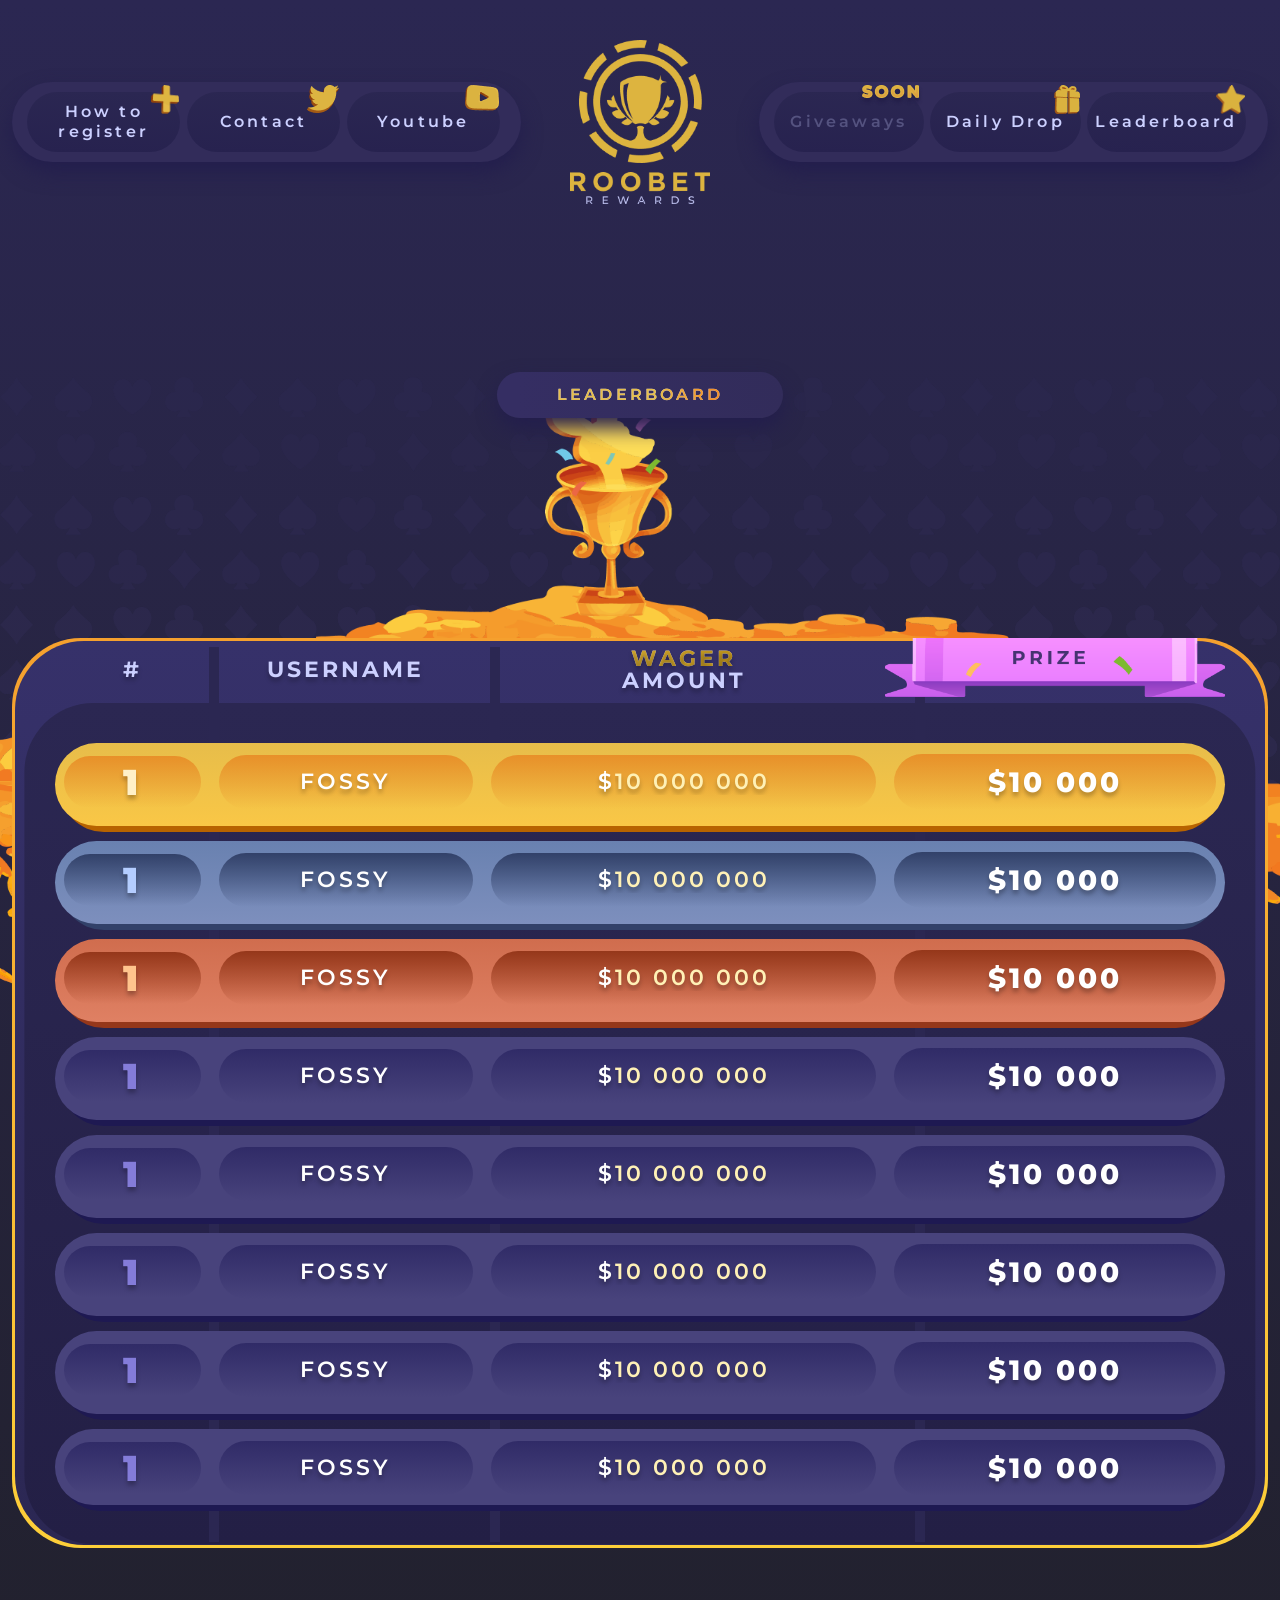
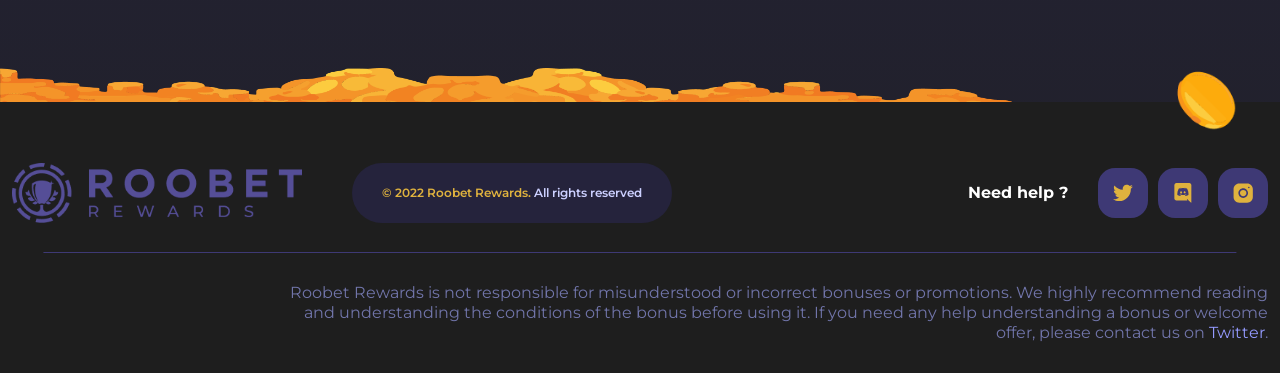
<file: index.html>
<!doctype html>
<html class="no-js" lang="">
    <head>
        <meta charset="utf-8">
        <meta http-equiv="x-ua-compatible" content="ie=edge">
        <title>Site Title Here</title>
        <meta name="description" content="">
        <meta name="viewport" content="width=device-width, initial-scale=1"> 
		<link rel="shortcut icon" type="image/x-icon" href="#">
        <!-- Place favicon.ico in the root directory -->
        
		<!-- CSS here -->
        <link href="https://unpkg.com/aos@2.3.1/dist/aos.css" rel="stylesheet"> 
        <link rel="stylesheet" href="https://cdnjs.cloudflare.com/ajax/libs/animate.css/4.1.1/animate.min.css"/>
        <link rel="stylesheet" href="assets/css/toastinette.min.css">
        <link rel="stylesheet" href="assets/css/bootstrap.min.css">
        <link rel="stylesheet" href="assets/css/owl.carousel.min.css">
        <link rel="stylesheet" href="assets/css/style.css">
        <link rel="stylesheet" href="assets/css/responsive.css">
    </head>
    <body class="linear_bg">

        
    <!-- header-area START -->
    <div class="header-area">
        <div class="container-fluid">
            <div class="row align-items-center"> 
                <div class="col-lg-5 d-none d-lg-block text-left">
                    <div class="menu-area" data-aos="fade-in"> 
                        <ul>
                            <li><a href="#" class="active">How to register <img src="assets/img/pluse.png" alt=""></a></li>
                            <li><a href="#" class="active">Contact <img src="assets/img/tw.png" alt=""></a></li>
                            <li><a href="#" class="active">Youtube <img src="assets/img/ytb.png" alt=""></a></li> 
                        </ul> 
                    </div>
                </div>
                <div class="col-lg-2 col-12">
                    <a href="index.html" class="logo-area"><img src="assets/img/logo.png" alt="" data-aos="fade-in" data-aos-delay="10"></a>
                    <div class="bar d-block d-lg-none ">
                        <a class="bar-icon siteBar-btn" href="#">
                            <span></span>
                        </a>
                    </div>
                </div>
                <div class="col-lg-5 d-none d-lg-block text-right">
                    <div class="menu-area" data-aos="fade-in"> 
                        <ul>
                            <li><a href="#">Giveaways <img src="assets/img/soon.png" alt=""></a></li>
                            <li><a href="#" class="active">Daily Drop <img src="assets/img/gft.png" alt=""></a></li>
                            <li><a href="#" class="active">Leaderboard <img src="assets/img/star.png" alt=""></a></li> 
                        </ul> 
                    </div>
                </div> 
            </div>
        </div>
    </div>
        <!-- mobile-menu START -->
        <div class="mobile-menu">
            <img src="assets/img/flogo.png" class="m_logo" alt="">
            <a href="#" class="bars siteBar-btn"><svg class="bi bi-x" width="1em" height="1em" viewBox="0 0 16 16" fill="currentColor" xmlns="http://www.w3.org/2000/svg">
                <path fill-rule="evenodd" d="M11.854 4.146a.5.5 0 010 .708l-7 7a.5.5 0 01-.708-.708l7-7a.5.5 0 01.708 0z" clip-rule="evenodd"/>
                <path fill-rule="evenodd" d="M4.146 4.146a.5.5 0 000 .708l7 7a.5.5 0 00.708-.708l-7-7a.5.5 0 00-.708 0z" clip-rule="evenodd"/>
            </svg></a> 
            <nav> 
                <ul>
                    <li><a href="#" class="active">How to register <img src="assets/img/pluse.png" alt=""></a></li>
                    <li><a href="#" class="active">Contact <img src="assets/img/tw.png" alt=""></a></li>
                    <li><a href="#" class="active">Youtube <img src="assets/img/ytb.png" alt=""></a></li> 
                    <li><a href="#">Giveaways <img src="assets/img/soon.png" alt=""></a></li>
                    <li><a href="#" class="active">Daily Drop <img src="assets/img/gft.png" alt=""></a></li>
                    <li><a href="#" class="active">Leaderboard <img src="assets/img/star.png" alt=""></a></li> 
                </ul>
            </nav> 
        </div> 
    <!-- header-area END -->


    <!-- main -->
    <main style="overflow: hidden;">
        <!-- Hero-area STARTED --> 
        <div class="raffle-area leadership"> 
            <div class="title_dgn mt-5 mb-5"><span> LEADERBOARD</span></div>
            <div class="coin_bgs raffle">  
                <div class="extraParts" >
                    <img src="assets/img/symbol_background.png" class="symbolBg" alt="">
                    <img src="assets/img/page1/Coins background_2.png" alt="" class="coinBg"> 
                    <img src="assets/img/raffle/Foreground coins.png" alt="" class="rightBkp">
                    <img class="coinLine" src="assets/img/page1/Coins.png" alt="" >  
                </div> 
            </div>  
        </div>
        <!-- Hero-area END -->

        <!-- Moreinfo -->
        <div class="moreinfo leadership">
            <div class="container"> 
                <div class="row">
                    <div class="col-lg-12">
                        <div class="winnerWrp ldrsp">
                            <img src="assets/img/withrock.png" alt=""> 
                            <div class="winnerHistory ldrs">
                                <div class="leadershipTable">
                                    <div class="shapeBg"></div>
                                    <!-- <div class="separetors_first"></div> -->
                                    <div class="separetors"></div>
                                    <table>
                                        <thead>
                                            <tr>
                                                <td>#</td>
                                                <td>USERNAME</td>
                                                <td>
                                                    <div class="agm">
                                                        <span>WAGER</span> AMOUNT
                                                    </div>
                                                </td>
                                                <td class="withimg"><img src="assets/img/priceBtn.png" alt=""></td>
                                            </tr>
                                        </thead>
                                        <tbody>
                                            <tr style="opacity:0">
                                                <td></td>
                                                <td></td>
                                                <td></td>
                                                <td></td>
                                            </tr>
                                            <tr class="ylw">
                                                <td><span>1</span></td>
                                                <td><span class="text-truncate">FOSSY</span></td>
                                                <td><span>$<div style="color:#FFF1B6;display: inline-block;" class="text-truncate">10 000 000</div></span></td>
                                                <td><span class="text-truncate">$10 000</span></td> 
                                            </tr>
                                            <tr class="softblue">
                                                <td><span>1</span></td>
                                                <td><span class="text-truncate">FOSSY</span></td>
                                                <td><span>$<div style="color:#FFF1B6;display: inline-block;" class="text-truncate">10 000 000</div></span></td>
                                                <td><span class="text-truncate">$10 000</span></td> 
                                            </tr>
                                            <tr class="red">
                                                <td><span>1</span></td>
                                                <td><span class="text-truncate">FOSSY</span></td>
                                                <td><span>$<div style="color:#FFF1B6;display: inline-block;" class="text-truncate">10 000 000</div></span></td>
                                                <td><span class="text-truncate">$10 000</span></td> 
                                            </tr>
                                            <tr>
                                                <td><span>1</span></td>
                                                <td><span class="text-truncate">FOSSY</span></td>
                                                <td><span>$<div style="color:#FFF1B6;display: inline-block;" class="text-truncate">10 000 000</div></span></td>
                                                <td><span class="text-truncate">$10 000</span></td> 
                                            </tr>
                                            <tr>
                                                <td><span>1</span></td>
                                                <td><span class="text-truncate">FOSSY</span></td>
                                                <td><span>$<div style="color:#FFF1B6;display: inline-block;" class="text-truncate">10 000 000</div></span></td>
                                                <td><span class="text-truncate">$10 000</span></td> 
                                            </tr>
                                            <tr>
                                                <td><span>1</span></td>
                                                <td><span class="text-truncate">FOSSY</span></td>
                                                <td><span>$<div style="color:#FFF1B6;display: inline-block;" class="text-truncate">10 000 000</div></span></td>
                                                <td><span class="text-truncate">$10 000</span></td> 
                                            </tr>
                                            <tr>
                                                <td><span>1</span></td>
                                                <td><span class="text-truncate">FOSSY</span></td>
                                                <td><span>$<div style="color:#FFF1B6;display: inline-block;" class="text-truncate">10 000 000</div></span></td>
                                                <td><span class="text-truncate">$10 000</span></td> 
                                            </tr>
                                            <tr>
                                                <td><span>1</span></td>
                                                <td><span class="text-truncate">FOSSY</span></td>
                                                <td><span>$<div style="color:#FFF1B6;display: inline-block;" class="text-truncate">10 000 000</div></span></td>
                                                <td><span class="text-truncate">$10 000</span></td> 
                                            </tr>
                                        </tbody>
                                    </table> 
                                </div>
                            </div>
                        </div>
                    </div>
                </div>
            </div>
        </div>
        <!-- Moreinfo -->
        <img src="assets/img/coins.png" class="bottom_img" alt="">
    </main>
    <!-- main -->


    <!-- Footer START -->
    <footer>
        <img src="assets/img/fcoin.png" alt="" class="coin">
        <div class="container">
            <div class="row">
                <div class="col-lg-12">
                    <div class="f_top">
                        <div> 
                            <img src="assets/img/flogo.png" class="logo" alt="">
                            <p class="cpRt"><span>© 2022 Roobet Rewards.</span> All rights reserved</p>
                        </div>
                        <ul class="social d-none d-md-flex">
                            <li>
                                <b>Need help ?</b>
                            </li>
                            <li>
                                <a href="#">
                                    <svg width="29" height="25" viewBox="0 0 29 25" fill="none" xmlns="http://www.w3.org/2000/svg">
                                    <path d="M25.8687 6.31013C25.8864 6.57087 25.8864 6.83161 25.8864 7.09056C25.9007 9.33802 25.4763 11.566 24.638 13.6452C23.7996 15.7244 22.5638 17.6134 21.0025 19.2027C19.4411 20.7919 17.5852 22.0497 15.5424 22.903C13.4997 23.7564 11.3107 24.1883 9.10268 24.1737C5.88849 24.1858 2.73934 23.2522 0.0341797 21.4854C0.507604 21.5382 0.983661 21.5629 1.45991 21.5591C4.11599 21.566 6.69691 20.662 8.78644 18.993C7.55486 18.9707 6.3609 18.5573 5.37139 17.8106C4.38187 17.0639 3.64623 16.0213 3.26725 14.8283C3.63602 14.8879 4.00867 14.9192 4.38204 14.9218C4.90609 14.9201 5.42784 14.8513 5.93498 14.7168C4.59862 14.4415 3.39715 13.7036 2.53467 12.6288C1.6722 11.5539 1.20193 10.2083 1.20374 8.82046V8.74673C2.02154 9.21127 2.93562 9.47252 3.87146 9.50918C2.61861 8.65892 1.7319 7.35395 1.39239 5.86074C1.05289 4.36753 1.2862 2.79873 2.04469 1.4747C3.52636 3.33334 5.3754 4.85413 7.47184 5.9384C9.56828 7.02268 11.8653 7.64619 14.2138 7.7685C14.1189 7.31624 14.0698 6.85528 14.0671 6.39285C14.0685 5.18818 14.4253 4.0117 15.0913 3.01587C15.7573 2.02005 16.7019 1.25079 17.8025 0.807803C18.9031 0.364814 20.1091 0.268515 21.2641 0.531385C22.4192 0.794255 23.47 1.40417 24.2804 2.2821C25.6021 2.02282 26.8694 1.53179 28.0259 0.830927C27.5857 2.21931 26.6629 3.39646 25.4306 4.14147C26.6028 4.00572 27.7485 3.69237 28.8297 3.21178C28.0208 4.40658 27.0198 5.45404 25.8687 6.31013Z" fill="#DFB23E"/>
                                    </svg>
                                </a>
                            </li>
                            <li>
                                <a href="#"> 
                                    <svg width="25" height="28" viewBox="0 0 25 28" fill="none" xmlns="http://www.w3.org/2000/svg">
                                    <path d="M16.1865 13.2184C16.1636 13.4913 16.0629 13.7515 15.8965 13.9673C15.7301 14.183 15.5054 14.3451 15.2496 14.4336C14.9939 14.5221 14.7182 14.5333 14.4563 14.4657C14.1944 14.3981 13.9576 14.2548 13.7748 14.0531C13.5919 13.8515 13.471 13.6002 13.4268 13.3301C13.3825 13.06 13.4169 12.7827 13.5256 12.532C13.6343 12.2813 13.8127 12.0681 14.0391 11.9185C14.2654 11.7688 14.5298 11.6892 14.8001 11.6892C14.9902 11.6974 15.1769 11.7434 15.3495 11.8246C15.5221 11.9059 15.6772 12.0208 15.806 12.1628C15.9347 12.3048 16.0346 12.4711 16.0999 12.6523C16.1652 12.8334 16.1946 13.0258 16.1865 13.2184ZM9.83906 11.6892C9.46267 11.724 9.11269 11.9 8.85784 12.1827C8.60299 12.4655 8.4617 12.8346 8.4617 13.2175C8.4617 13.6004 8.60299 13.9695 8.85784 14.2523C9.11269 14.5351 9.46267 14.7111 9.83906 14.7458C10.0292 14.7377 10.2159 14.6917 10.3885 14.6104C10.5611 14.5292 10.7162 14.4143 10.845 14.2722C10.9737 14.1302 11.0736 13.9639 11.1389 13.7828C11.2042 13.6017 11.2336 13.4093 11.2254 13.2166C11.2345 13.0238 11.2058 12.8311 11.1408 12.6497C11.0759 12.4683 10.976 12.3017 10.8471 12.1596C10.7181 12.0176 10.5626 11.9028 10.3896 11.8221C10.2166 11.7413 10.0294 11.6962 9.83906 11.6892ZM24.1929 2.97084V27.6781C20.7679 24.6089 21.8638 25.6271 17.8865 21.8809L18.5993 24.4283H3.19229C2.45155 24.4264 1.74187 24.1266 1.21925 23.5947C0.696636 23.0628 0.403859 22.3425 0.405279 21.592V2.97084C0.403859 2.22035 0.696636 1.5 1.21925 0.96814C1.74187 0.436278 2.45155 0.136435 3.19229 0.134521L21.4077 0.134521C22.1481 0.136912 22.8573 0.436966 23.3795 0.968776C23.9018 1.50059 24.1943 2.22066 24.1929 2.97084ZM20.3189 16.0223C20.2738 13.2302 19.6036 10.4849 18.3587 7.99353C17.2635 7.12287 15.9286 6.61819 14.5381 6.54919L14.3475 6.76946C15.5856 7.10314 16.7396 7.69945 17.7332 8.51891C16.1823 7.67197 14.4608 7.1957 12.7002 7.12655C10.9397 7.05739 9.18692 7.39718 7.57595 8.11991C7.07344 8.35462 6.77406 8.51891 6.77406 8.51891C7.8202 7.65831 9.0407 7.04188 10.3487 6.71349L10.2133 6.54739C8.82286 6.61638 7.48789 7.12106 6.39272 7.99173C5.15126 10.4845 4.48467 13.2304 4.44324 16.0223C4.91149 16.6893 5.53443 17.2296 6.2572 17.5954C6.97998 17.9612 7.78044 18.1414 8.58811 18.1202C8.58811 18.1202 9.09063 17.5009 9.4987 16.9773C8.543 16.7333 7.70151 16.1585 7.11977 15.3524C7.31935 15.4951 7.65436 15.6774 7.67752 15.6973C8.96762 16.4098 10.398 16.8228 11.865 16.9061C13.3321 16.9895 14.7991 16.7412 16.1597 16.1793C16.7093 15.9692 17.2335 15.6966 17.7225 15.3669C17.1189 16.1905 16.2472 16.7712 15.2616 17.0062C15.6697 17.5298 16.1526 18.122 16.1526 18.122C16.9635 18.1432 17.7671 17.9629 18.4934 17.5969C19.2196 17.2308 19.8464 16.6902 20.3189 16.0223Z" fill="#DFB23E"/>
                                    </svg>
                                </a>
                            </li>
                            <li>
                                <a href="#">
                                    <svg width="26" height="26" viewBox="0 0 26 26" fill="none" xmlns="http://www.w3.org/2000/svg">
                                        <path d="M8.04694 0.597168C4.0207 0.597168 0.745605 3.87529 0.745605 7.90258V18.336C0.745605 22.3622 4.02373 25.6373 8.05102 25.6373H18.4844C22.5106 25.6373 25.7857 22.3592 25.7857 18.3319V7.8985C25.7857 3.87226 22.5076 0.597168 18.4803 0.597168H8.04694ZM20.569 4.77052C21.145 4.77052 21.6124 5.23794 21.6124 5.81386C21.6124 6.38979 21.145 6.8572 20.569 6.8572C19.9931 6.8572 19.5257 6.38979 19.5257 5.81386C19.5257 5.23794 19.9931 4.77052 20.569 4.77052ZM13.2657 6.8572C16.7181 6.8572 19.5257 9.66483 19.5257 13.1172C19.5257 16.5696 16.7181 19.3773 13.2657 19.3773C9.81326 19.3773 7.00564 16.5696 7.00564 13.1172C7.00564 9.66483 9.81326 6.8572 13.2657 6.8572ZM13.2657 8.94388C12.1588 8.94388 11.0973 9.38357 10.3147 10.1662C9.53201 10.9489 9.09232 12.0104 9.09232 13.1172C9.09232 14.2241 9.53201 15.2856 10.3147 16.0682C11.0973 16.8509 12.1588 17.2906 13.2657 17.2906C14.3725 17.2906 15.434 16.8509 16.2167 16.0682C16.9993 15.2856 17.439 14.2241 17.439 13.1172C17.439 12.0104 16.9993 10.9489 16.2167 10.1662C15.434 9.38357 14.3725 8.94388 13.2657 8.94388Z" fill="#DFB23E"/>
                                    </svg>
                                </a>
                            </li>
                        </ul>
                    </div>
                    <div class="f_bottom">
                        <h5 class="d-block d-md-none">Disclaimer</h5>
                        <p>Roobet Rewards is not responsible for misunderstood or incorrect bonuses or promotions. We highly recommend reading and understanding the conditions of the bonus before using it. If you need any help understanding a bonus or welcome offer, please contact us on <a href="#">Twitter</a>.</p>
                    </div>
                    <div class="f_top d-block d-md-none ttp_last"> 
                        <ul class="social">
                            <li>
                                <b>Need help ?</b>
                            </li>
                            <li>
                                <a href="#">
                                    <svg width="29" height="25" viewBox="0 0 29 25" fill="none" xmlns="http://www.w3.org/2000/svg">
                                    <path d="M25.8687 6.31013C25.8864 6.57087 25.8864 6.83161 25.8864 7.09056C25.9007 9.33802 25.4763 11.566 24.638 13.6452C23.7996 15.7244 22.5638 17.6134 21.0025 19.2027C19.4411 20.7919 17.5852 22.0497 15.5424 22.903C13.4997 23.7564 11.3107 24.1883 9.10268 24.1737C5.88849 24.1858 2.73934 23.2522 0.0341797 21.4854C0.507604 21.5382 0.983661 21.5629 1.45991 21.5591C4.11599 21.566 6.69691 20.662 8.78644 18.993C7.55486 18.9707 6.3609 18.5573 5.37139 17.8106C4.38187 17.0639 3.64623 16.0213 3.26725 14.8283C3.63602 14.8879 4.00867 14.9192 4.38204 14.9218C4.90609 14.9201 5.42784 14.8513 5.93498 14.7168C4.59862 14.4415 3.39715 13.7036 2.53467 12.6288C1.6722 11.5539 1.20193 10.2083 1.20374 8.82046V8.74673C2.02154 9.21127 2.93562 9.47252 3.87146 9.50918C2.61861 8.65892 1.7319 7.35395 1.39239 5.86074C1.05289 4.36753 1.2862 2.79873 2.04469 1.4747C3.52636 3.33334 5.3754 4.85413 7.47184 5.9384C9.56828 7.02268 11.8653 7.64619 14.2138 7.7685C14.1189 7.31624 14.0698 6.85528 14.0671 6.39285C14.0685 5.18818 14.4253 4.0117 15.0913 3.01587C15.7573 2.02005 16.7019 1.25079 17.8025 0.807803C18.9031 0.364814 20.1091 0.268515 21.2641 0.531385C22.4192 0.794255 23.47 1.40417 24.2804 2.2821C25.6021 2.02282 26.8694 1.53179 28.0259 0.830927C27.5857 2.21931 26.6629 3.39646 25.4306 4.14147C26.6028 4.00572 27.7485 3.69237 28.8297 3.21178C28.0208 4.40658 27.0198 5.45404 25.8687 6.31013Z" fill="#DFB23E"/>
                                    </svg>
                                </a>
                            </li>
                            <li>
                                <a href="#"> 
                                    <svg width="25" height="28" viewBox="0 0 25 28" fill="none" xmlns="http://www.w3.org/2000/svg">
                                    <path d="M16.1865 13.2184C16.1636 13.4913 16.0629 13.7515 15.8965 13.9673C15.7301 14.183 15.5054 14.3451 15.2496 14.4336C14.9939 14.5221 14.7182 14.5333 14.4563 14.4657C14.1944 14.3981 13.9576 14.2548 13.7748 14.0531C13.5919 13.8515 13.471 13.6002 13.4268 13.3301C13.3825 13.06 13.4169 12.7827 13.5256 12.532C13.6343 12.2813 13.8127 12.0681 14.0391 11.9185C14.2654 11.7688 14.5298 11.6892 14.8001 11.6892C14.9902 11.6974 15.1769 11.7434 15.3495 11.8246C15.5221 11.9059 15.6772 12.0208 15.806 12.1628C15.9347 12.3048 16.0346 12.4711 16.0999 12.6523C16.1652 12.8334 16.1946 13.0258 16.1865 13.2184ZM9.83906 11.6892C9.46267 11.724 9.11269 11.9 8.85784 12.1827C8.60299 12.4655 8.4617 12.8346 8.4617 13.2175C8.4617 13.6004 8.60299 13.9695 8.85784 14.2523C9.11269 14.5351 9.46267 14.7111 9.83906 14.7458C10.0292 14.7377 10.2159 14.6917 10.3885 14.6104C10.5611 14.5292 10.7162 14.4143 10.845 14.2722C10.9737 14.1302 11.0736 13.9639 11.1389 13.7828C11.2042 13.6017 11.2336 13.4093 11.2254 13.2166C11.2345 13.0238 11.2058 12.8311 11.1408 12.6497C11.0759 12.4683 10.976 12.3017 10.8471 12.1596C10.7181 12.0176 10.5626 11.9028 10.3896 11.8221C10.2166 11.7413 10.0294 11.6962 9.83906 11.6892ZM24.1929 2.97084V27.6781C20.7679 24.6089 21.8638 25.6271 17.8865 21.8809L18.5993 24.4283H3.19229C2.45155 24.4264 1.74187 24.1266 1.21925 23.5947C0.696636 23.0628 0.403859 22.3425 0.405279 21.592V2.97084C0.403859 2.22035 0.696636 1.5 1.21925 0.96814C1.74187 0.436278 2.45155 0.136435 3.19229 0.134521L21.4077 0.134521C22.1481 0.136912 22.8573 0.436966 23.3795 0.968776C23.9018 1.50059 24.1943 2.22066 24.1929 2.97084ZM20.3189 16.0223C20.2738 13.2302 19.6036 10.4849 18.3587 7.99353C17.2635 7.12287 15.9286 6.61819 14.5381 6.54919L14.3475 6.76946C15.5856 7.10314 16.7396 7.69945 17.7332 8.51891C16.1823 7.67197 14.4608 7.1957 12.7002 7.12655C10.9397 7.05739 9.18692 7.39718 7.57595 8.11991C7.07344 8.35462 6.77406 8.51891 6.77406 8.51891C7.8202 7.65831 9.0407 7.04188 10.3487 6.71349L10.2133 6.54739C8.82286 6.61638 7.48789 7.12106 6.39272 7.99173C5.15126 10.4845 4.48467 13.2304 4.44324 16.0223C4.91149 16.6893 5.53443 17.2296 6.2572 17.5954C6.97998 17.9612 7.78044 18.1414 8.58811 18.1202C8.58811 18.1202 9.09063 17.5009 9.4987 16.9773C8.543 16.7333 7.70151 16.1585 7.11977 15.3524C7.31935 15.4951 7.65436 15.6774 7.67752 15.6973C8.96762 16.4098 10.398 16.8228 11.865 16.9061C13.3321 16.9895 14.7991 16.7412 16.1597 16.1793C16.7093 15.9692 17.2335 15.6966 17.7225 15.3669C17.1189 16.1905 16.2472 16.7712 15.2616 17.0062C15.6697 17.5298 16.1526 18.122 16.1526 18.122C16.9635 18.1432 17.7671 17.9629 18.4934 17.5969C19.2196 17.2308 19.8464 16.6902 20.3189 16.0223Z" fill="#DFB23E"/>
                                    </svg>
                                </a>
                            </li>
                            <li>
                                <a href="#">
                                    <svg width="26" height="26" viewBox="0 0 26 26" fill="none" xmlns="http://www.w3.org/2000/svg">
                                        <path d="M8.04694 0.597168C4.0207 0.597168 0.745605 3.87529 0.745605 7.90258V18.336C0.745605 22.3622 4.02373 25.6373 8.05102 25.6373H18.4844C22.5106 25.6373 25.7857 22.3592 25.7857 18.3319V7.8985C25.7857 3.87226 22.5076 0.597168 18.4803 0.597168H8.04694ZM20.569 4.77052C21.145 4.77052 21.6124 5.23794 21.6124 5.81386C21.6124 6.38979 21.145 6.8572 20.569 6.8572C19.9931 6.8572 19.5257 6.38979 19.5257 5.81386C19.5257 5.23794 19.9931 4.77052 20.569 4.77052ZM13.2657 6.8572C16.7181 6.8572 19.5257 9.66483 19.5257 13.1172C19.5257 16.5696 16.7181 19.3773 13.2657 19.3773C9.81326 19.3773 7.00564 16.5696 7.00564 13.1172C7.00564 9.66483 9.81326 6.8572 13.2657 6.8572ZM13.2657 8.94388C12.1588 8.94388 11.0973 9.38357 10.3147 10.1662C9.53201 10.9489 9.09232 12.0104 9.09232 13.1172C9.09232 14.2241 9.53201 15.2856 10.3147 16.0682C11.0973 16.8509 12.1588 17.2906 13.2657 17.2906C14.3725 17.2906 15.434 16.8509 16.2167 16.0682C16.9993 15.2856 17.439 14.2241 17.439 13.1172C17.439 12.0104 16.9993 10.9489 16.2167 10.1662C15.434 9.38357 14.3725 8.94388 13.2657 8.94388Z" fill="#DFB23E"/>
                                    </svg>
                                </a>
                            </li>
                        </ul>
                    </div>
                </div>
            </div>
        </div>
    </footer>
    <!-- Footer END -->

    
		<!-- JS here --> 
        <script src="assets/js/jquery-3.4.1.min.js"></script>
        <script src="assets/js/popper.min.js"></script>
        <script src="assets/js/bootstrap.min.js"></script> 
        <script src="assets/js/owl.carousel.min.js"></script> 
        <script src="assets/js/toastinette.js"></script> 
        <script src="https://unpkg.com/aos@2.3.1/dist/aos.js"></script> 
        <script src="assets/js/main.js"></script>   
    </body>
</html>
</file>
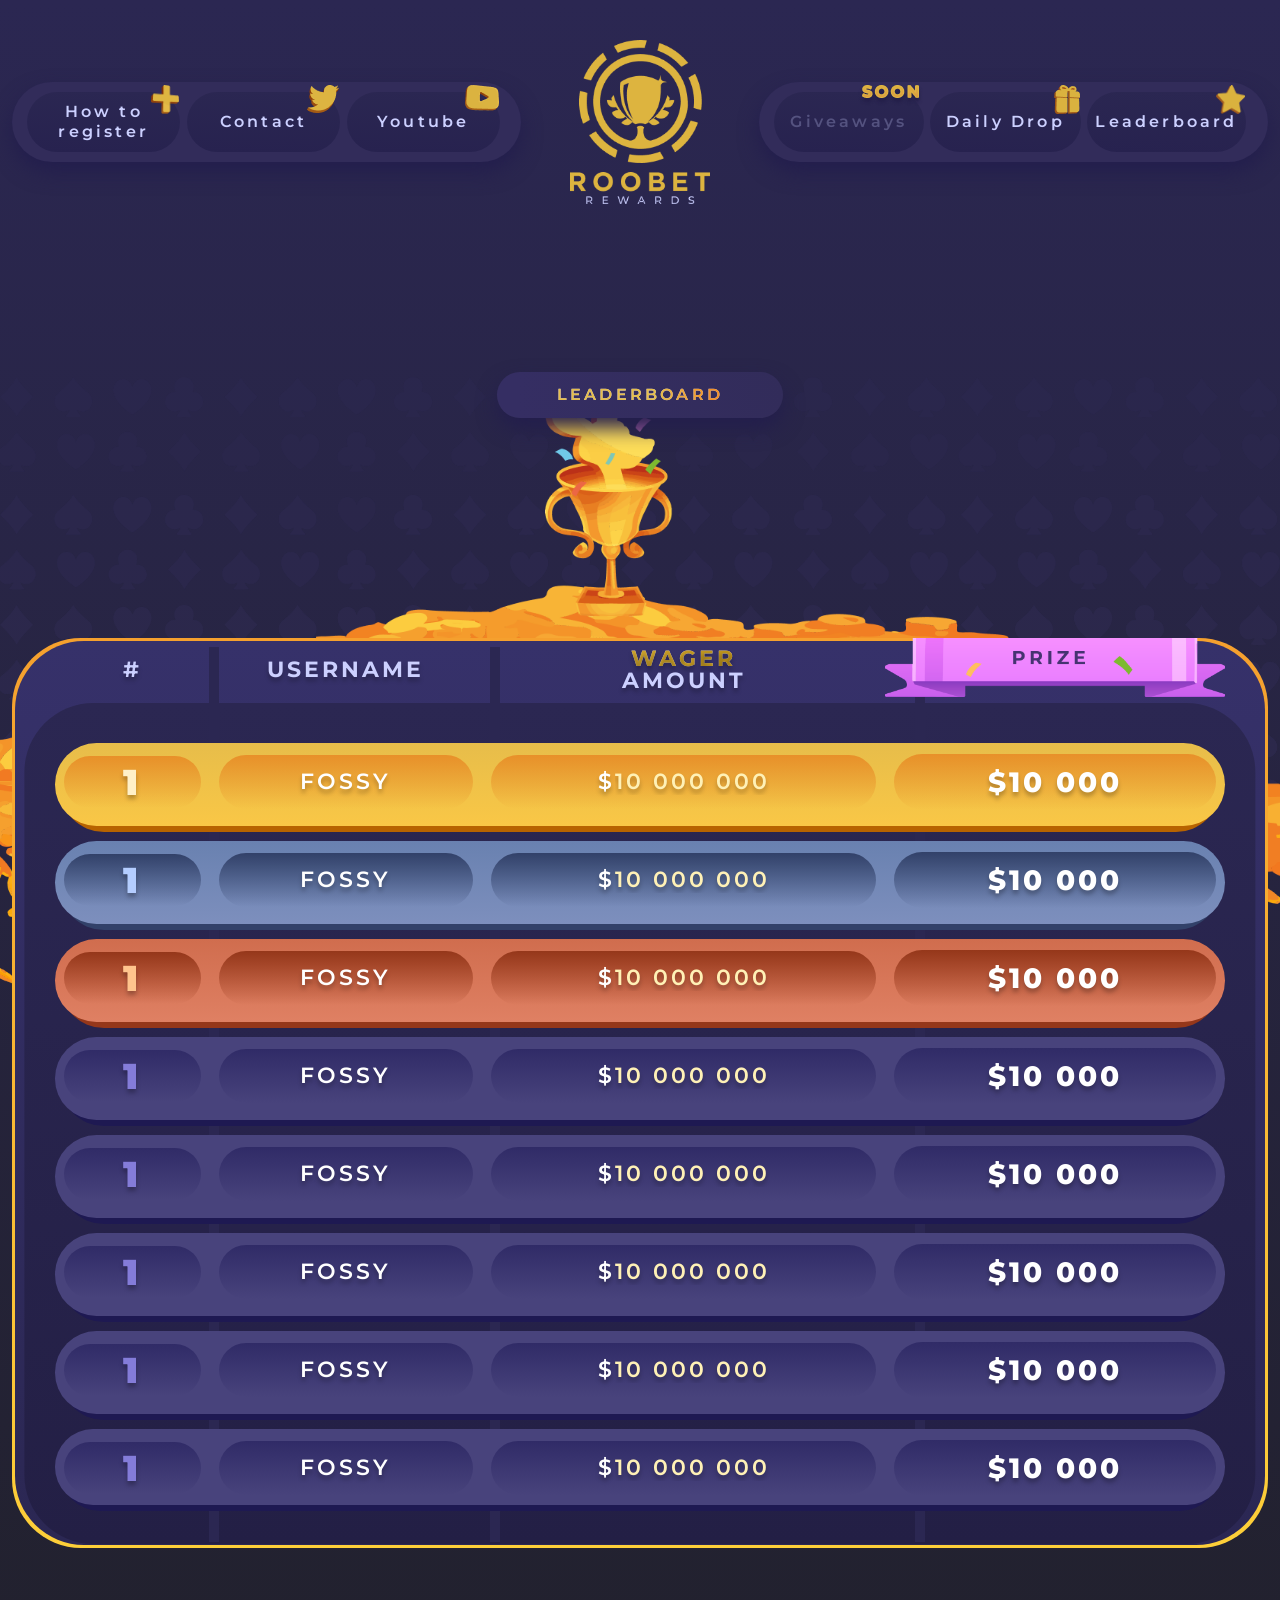
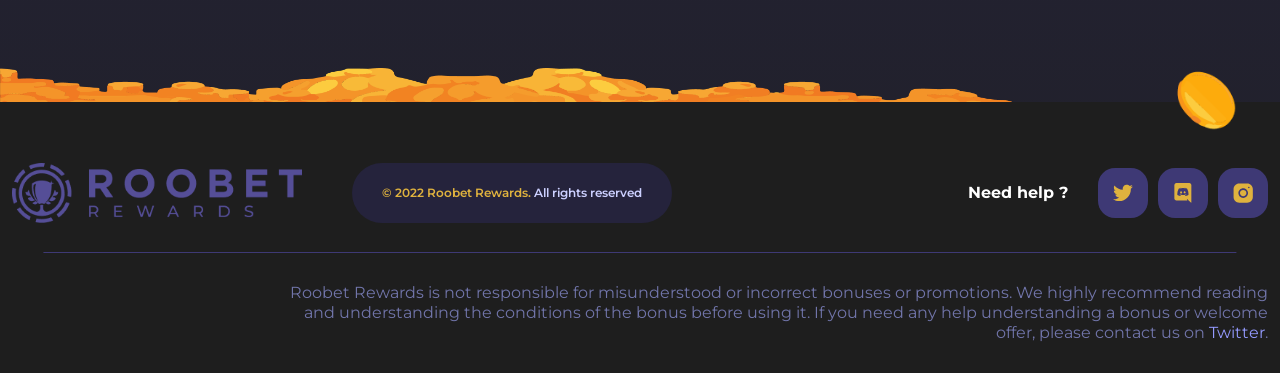
<file: leadership.html>
<!doctype html>
<html class="no-js" lang="">
    <head>
        <meta charset="utf-8">
        <meta http-equiv="x-ua-compatible" content="ie=edge">
        <title>Site Title Here</title>
        <meta name="description" content="">
        <meta name="viewport" content="width=device-width, initial-scale=1"> 
		<link rel="shortcut icon" type="image/x-icon" href="#">
        <!-- Place favicon.ico in the root directory -->
        
		<!-- CSS here -->
        <link href="https://unpkg.com/aos@2.3.1/dist/aos.css" rel="stylesheet"> 
        <link rel="stylesheet" href="https://cdnjs.cloudflare.com/ajax/libs/animate.css/4.1.1/animate.min.css"/>
        <link rel="stylesheet" href="assets/css/toastinette.min.css">
        <link rel="stylesheet" href="assets/css/bootstrap.min.css">
        <link rel="stylesheet" href="assets/css/owl.carousel.min.css">
        <link rel="stylesheet" href="assets/css/style.css">
        <link rel="stylesheet" href="assets/css/responsive.css">
    </head>
    <body class="linear_bg">

       
    <!-- header-area START -->
    <div class="header-area">
        <div class="container-fluid">
            <div class="row align-items-center"> 
                <div class="col-lg-5 d-none d-lg-block text-left">
                    <div class="menu-area" data-aos="fade-in"> 
                        <ul>
                            <li><a href="#" class="active">How to register <img src="assets/img/pluse.png" alt=""></a></li>
                            <li><a href="#" class="active">Contact <img src="assets/img/tw.png" alt=""></a></li>
                            <li><a href="#" class="active">Youtube <img src="assets/img/ytb.png" alt=""></a></li> 
                        </ul> 
                    </div>
                </div>
                <div class="col-lg-2 col-12">
                    <a href="index.html" class="logo-area"><img src="assets/img/logo.png" alt="" data-aos="fade-in" data-aos-delay="10"></a>
                    <div class="bar d-block d-lg-none ">
                        <a class="bar-icon siteBar-btn" href="#">
                            <span></span>
                        </a>
                    </div>
                </div>
                <div class="col-lg-5 d-none d-lg-block text-right">
                    <div class="menu-area" data-aos="fade-in"> 
                        <ul>
                            <li><a href="#">Giveaways <img src="assets/img/soon.png" alt=""></a></li>
                            <li><a href="#" class="active">Daily Drop <img src="assets/img/gft.png" alt=""></a></li>
                            <li><a href="#" class="active">Leaderboard <img src="assets/img/star.png" alt=""></a></li> 
                        </ul> 
                    </div>
                </div> 
            </div>
        </div>
    </div>
        <!-- mobile-menu START -->
        <div class="mobile-menu">
            <img src="assets/img/flogo.png" class="m_logo" alt="">
            <a href="#" class="bars siteBar-btn"><svg class="bi bi-x" width="1em" height="1em" viewBox="0 0 16 16" fill="currentColor" xmlns="http://www.w3.org/2000/svg">
                <path fill-rule="evenodd" d="M11.854 4.146a.5.5 0 010 .708l-7 7a.5.5 0 01-.708-.708l7-7a.5.5 0 01.708 0z" clip-rule="evenodd"/>
                <path fill-rule="evenodd" d="M4.146 4.146a.5.5 0 000 .708l7 7a.5.5 0 00.708-.708l-7-7a.5.5 0 00-.708 0z" clip-rule="evenodd"/>
            </svg></a> 
            <nav> 
                <ul>
                    <li><a href="#" class="active">How to register <img src="assets/img/pluse.png" alt=""></a></li>
                    <li><a href="#" class="active">Contact <img src="assets/img/tw.png" alt=""></a></li>
                    <li><a href="#" class="active">Youtube <img src="assets/img/ytb.png" alt=""></a></li> 
                    <li><a href="#">Giveaways <img src="assets/img/soon.png" alt=""></a></li>
                    <li><a href="#" class="active">Daily Drop <img src="assets/img/gft.png" alt=""></a></li>
                    <li><a href="#" class="active">Leaderboard <img src="assets/img/star.png" alt=""></a></li> 
                </ul>
            </nav> 
        </div> 
    <!-- header-area END -->


    <!-- main -->
    <main style="overflow: hidden;">
        <!-- Hero-area STARTED --> 
        <div class="raffle-area leadership"> 
            <div class="title_dgn mt-5 mb-5"><span> LEADERBOARD</span></div>
            <div class="coin_bgs raffle">  
                <div class="extraParts" >
                    <img src="assets/img/symbol_background.png" class="symbolBg" alt="">
                    <img src="assets/img/page1/Coins background_2.png" alt="" class="coinBg"> 
                    <img src="assets/img/raffle/Foreground coins.png" alt="" class="rightBkp">
                    <img class="coinLine" src="assets/img/page1/Coins.png" alt="" >  
                </div> 
            </div>  
        </div>
        <!-- Hero-area END -->

        <!-- Moreinfo -->
        <div class="moreinfo leadership">
            <div class="container"> 
                <div class="row">
                    <div class="col-lg-12">
                        <div class="winnerWrp ldrsp">
                            <img src="assets/img/withrock.png" alt=""> 
                            <div class="winnerHistory ldrs">
                                <div class="leadershipTable">
                                    <div class="shapeBg"></div>
                                    <div class="separetors"></div>
                                    <table>
                                        <thead>
                                            <tr>
                                                <td>#</td>
                                                <td>USERNAME</td>
                                                <td>
                                                    <div class="agm">
                                                        <span>WAGER</span> AMOUNT
                                                    </div>
                                                </td>
                                                <td class="withimg"><img src="assets/img/priceBtn.png" alt=""></td>
                                            </tr>
                                        </thead>
                                        <tbody>
                                            <tr style="opacity:0">
                                                <td></td>
                                                <td></td>
                                                <td></td>
                                                <td></td>
                                            </tr>
                                            <tr class="ylw">
                                                <td><span>1</span></td>
                                                <td><span class="text-truncate">FOSSY</span></td>
                                                <td><span>$<div style="color:#FFF1B6;display: inline-block;" class="text-truncate">10 000 000</div></span></td>
                                                <td><span class="text-truncate">$10 000</span></td> 
                                            </tr>
                                            <tr class="softblue">
                                                <td><span>1</span></td>
                                                <td><span class="text-truncate">FOSSY</span></td>
                                                <td><span>$<div style="color:#FFF1B6;display: inline-block;" class="text-truncate">10 000 000</div></span></td>
                                                <td><span class="text-truncate">$10 000</span></td> 
                                            </tr>
                                            <tr class="red">
                                                <td><span>1</span></td>
                                                <td><span class="text-truncate">FOSSY</span></td>
                                                <td><span>$<div style="color:#FFF1B6;display: inline-block;" class="text-truncate">10 000 000</div></span></td>
                                                <td><span class="text-truncate">$10 000</span></td> 
                                            </tr>
                                            <tr>
                                                <td><span>1</span></td>
                                                <td><span class="text-truncate">FOSSY</span></td>
                                                <td><span>$<div style="color:#FFF1B6;display: inline-block;" class="text-truncate">10 000 000</div></span></td>
                                                <td><span class="text-truncate">$10 000</span></td> 
                                            </tr>
                                            <tr>
                                                <td><span>1</span></td>
                                                <td><span class="text-truncate">FOSSY</span></td>
                                                <td><span>$<div style="color:#FFF1B6;display: inline-block;" class="text-truncate">10 000 000</div></span></td>
                                                <td><span class="text-truncate">$10 000</span></td> 
                                            </tr>
                                            <tr>
                                                <td><span>1</span></td>
                                                <td><span class="text-truncate">FOSSY</span></td>
                                                <td><span>$<div style="color:#FFF1B6;display: inline-block;" class="text-truncate">10 000 000</div></span></td>
                                                <td><span class="text-truncate">$10 000</span></td> 
                                            </tr>
                                            <tr>
                                                <td><span>1</span></td>
                                                <td><span class="text-truncate">FOSSY</span></td>
                                                <td><span>$<div style="color:#FFF1B6;display: inline-block;" class="text-truncate">10 000 000</div></span></td>
                                                <td><span class="text-truncate">$10 000</span></td> 
                                            </tr>
                                            <tr>
                                                <td><span>1</span></td>
                                                <td><span class="text-truncate">FOSSY</span></td>
                                                <td><span>$<div style="color:#FFF1B6;display: inline-block;" class="text-truncate">10 000 000</div></span></td>
                                                <td><span class="text-truncate">$10 000</span></td> 
                                            </tr>
                                        </tbody>
                                    </table> 
                                </div>
                            </div>
                        </div>
                    </div>
                </div>
            </div>
        </div>
        <!-- Moreinfo -->
        <img src="assets/img/coins.png" class="bottom_img" alt="">
    </main>
    <!-- main -->


    <!-- Footer START -->
    <footer>
        <img src="assets/img/fcoin.png" alt="" class="coin">
        <div class="container">
            <div class="row">
                <div class="col-lg-12">
                    <div class="f_top">
                        <div> 
                            <img src="assets/img/flogo.png" class="logo" alt="">
                            <p class="cpRt"><span>© 2022 Roobet Rewards.</span> All rights reserved</p>
                        </div>
                        <ul class="social d-none d-md-flex">
                            <li>
                                <b>Need help ?</b>
                            </li>
                            <li>
                                <a href="#">
                                    <svg width="29" height="25" viewBox="0 0 29 25" fill="none" xmlns="http://www.w3.org/2000/svg">
                                    <path d="M25.8687 6.31013C25.8864 6.57087 25.8864 6.83161 25.8864 7.09056C25.9007 9.33802 25.4763 11.566 24.638 13.6452C23.7996 15.7244 22.5638 17.6134 21.0025 19.2027C19.4411 20.7919 17.5852 22.0497 15.5424 22.903C13.4997 23.7564 11.3107 24.1883 9.10268 24.1737C5.88849 24.1858 2.73934 23.2522 0.0341797 21.4854C0.507604 21.5382 0.983661 21.5629 1.45991 21.5591C4.11599 21.566 6.69691 20.662 8.78644 18.993C7.55486 18.9707 6.3609 18.5573 5.37139 17.8106C4.38187 17.0639 3.64623 16.0213 3.26725 14.8283C3.63602 14.8879 4.00867 14.9192 4.38204 14.9218C4.90609 14.9201 5.42784 14.8513 5.93498 14.7168C4.59862 14.4415 3.39715 13.7036 2.53467 12.6288C1.6722 11.5539 1.20193 10.2083 1.20374 8.82046V8.74673C2.02154 9.21127 2.93562 9.47252 3.87146 9.50918C2.61861 8.65892 1.7319 7.35395 1.39239 5.86074C1.05289 4.36753 1.2862 2.79873 2.04469 1.4747C3.52636 3.33334 5.3754 4.85413 7.47184 5.9384C9.56828 7.02268 11.8653 7.64619 14.2138 7.7685C14.1189 7.31624 14.0698 6.85528 14.0671 6.39285C14.0685 5.18818 14.4253 4.0117 15.0913 3.01587C15.7573 2.02005 16.7019 1.25079 17.8025 0.807803C18.9031 0.364814 20.1091 0.268515 21.2641 0.531385C22.4192 0.794255 23.47 1.40417 24.2804 2.2821C25.6021 2.02282 26.8694 1.53179 28.0259 0.830927C27.5857 2.21931 26.6629 3.39646 25.4306 4.14147C26.6028 4.00572 27.7485 3.69237 28.8297 3.21178C28.0208 4.40658 27.0198 5.45404 25.8687 6.31013Z" fill="#DFB23E"/>
                                    </svg>
                                </a>
                            </li>
                            <li>
                                <a href="#"> 
                                    <svg width="25" height="28" viewBox="0 0 25 28" fill="none" xmlns="http://www.w3.org/2000/svg">
                                    <path d="M16.1865 13.2184C16.1636 13.4913 16.0629 13.7515 15.8965 13.9673C15.7301 14.183 15.5054 14.3451 15.2496 14.4336C14.9939 14.5221 14.7182 14.5333 14.4563 14.4657C14.1944 14.3981 13.9576 14.2548 13.7748 14.0531C13.5919 13.8515 13.471 13.6002 13.4268 13.3301C13.3825 13.06 13.4169 12.7827 13.5256 12.532C13.6343 12.2813 13.8127 12.0681 14.0391 11.9185C14.2654 11.7688 14.5298 11.6892 14.8001 11.6892C14.9902 11.6974 15.1769 11.7434 15.3495 11.8246C15.5221 11.9059 15.6772 12.0208 15.806 12.1628C15.9347 12.3048 16.0346 12.4711 16.0999 12.6523C16.1652 12.8334 16.1946 13.0258 16.1865 13.2184ZM9.83906 11.6892C9.46267 11.724 9.11269 11.9 8.85784 12.1827C8.60299 12.4655 8.4617 12.8346 8.4617 13.2175C8.4617 13.6004 8.60299 13.9695 8.85784 14.2523C9.11269 14.5351 9.46267 14.7111 9.83906 14.7458C10.0292 14.7377 10.2159 14.6917 10.3885 14.6104C10.5611 14.5292 10.7162 14.4143 10.845 14.2722C10.9737 14.1302 11.0736 13.9639 11.1389 13.7828C11.2042 13.6017 11.2336 13.4093 11.2254 13.2166C11.2345 13.0238 11.2058 12.8311 11.1408 12.6497C11.0759 12.4683 10.976 12.3017 10.8471 12.1596C10.7181 12.0176 10.5626 11.9028 10.3896 11.8221C10.2166 11.7413 10.0294 11.6962 9.83906 11.6892ZM24.1929 2.97084V27.6781C20.7679 24.6089 21.8638 25.6271 17.8865 21.8809L18.5993 24.4283H3.19229C2.45155 24.4264 1.74187 24.1266 1.21925 23.5947C0.696636 23.0628 0.403859 22.3425 0.405279 21.592V2.97084C0.403859 2.22035 0.696636 1.5 1.21925 0.96814C1.74187 0.436278 2.45155 0.136435 3.19229 0.134521L21.4077 0.134521C22.1481 0.136912 22.8573 0.436966 23.3795 0.968776C23.9018 1.50059 24.1943 2.22066 24.1929 2.97084ZM20.3189 16.0223C20.2738 13.2302 19.6036 10.4849 18.3587 7.99353C17.2635 7.12287 15.9286 6.61819 14.5381 6.54919L14.3475 6.76946C15.5856 7.10314 16.7396 7.69945 17.7332 8.51891C16.1823 7.67197 14.4608 7.1957 12.7002 7.12655C10.9397 7.05739 9.18692 7.39718 7.57595 8.11991C7.07344 8.35462 6.77406 8.51891 6.77406 8.51891C7.8202 7.65831 9.0407 7.04188 10.3487 6.71349L10.2133 6.54739C8.82286 6.61638 7.48789 7.12106 6.39272 7.99173C5.15126 10.4845 4.48467 13.2304 4.44324 16.0223C4.91149 16.6893 5.53443 17.2296 6.2572 17.5954C6.97998 17.9612 7.78044 18.1414 8.58811 18.1202C8.58811 18.1202 9.09063 17.5009 9.4987 16.9773C8.543 16.7333 7.70151 16.1585 7.11977 15.3524C7.31935 15.4951 7.65436 15.6774 7.67752 15.6973C8.96762 16.4098 10.398 16.8228 11.865 16.9061C13.3321 16.9895 14.7991 16.7412 16.1597 16.1793C16.7093 15.9692 17.2335 15.6966 17.7225 15.3669C17.1189 16.1905 16.2472 16.7712 15.2616 17.0062C15.6697 17.5298 16.1526 18.122 16.1526 18.122C16.9635 18.1432 17.7671 17.9629 18.4934 17.5969C19.2196 17.2308 19.8464 16.6902 20.3189 16.0223Z" fill="#DFB23E"/>
                                    </svg>
                                </a>
                            </li>
                            <li>
                                <a href="#">
                                    <svg width="26" height="26" viewBox="0 0 26 26" fill="none" xmlns="http://www.w3.org/2000/svg">
                                        <path d="M8.04694 0.597168C4.0207 0.597168 0.745605 3.87529 0.745605 7.90258V18.336C0.745605 22.3622 4.02373 25.6373 8.05102 25.6373H18.4844C22.5106 25.6373 25.7857 22.3592 25.7857 18.3319V7.8985C25.7857 3.87226 22.5076 0.597168 18.4803 0.597168H8.04694ZM20.569 4.77052C21.145 4.77052 21.6124 5.23794 21.6124 5.81386C21.6124 6.38979 21.145 6.8572 20.569 6.8572C19.9931 6.8572 19.5257 6.38979 19.5257 5.81386C19.5257 5.23794 19.9931 4.77052 20.569 4.77052ZM13.2657 6.8572C16.7181 6.8572 19.5257 9.66483 19.5257 13.1172C19.5257 16.5696 16.7181 19.3773 13.2657 19.3773C9.81326 19.3773 7.00564 16.5696 7.00564 13.1172C7.00564 9.66483 9.81326 6.8572 13.2657 6.8572ZM13.2657 8.94388C12.1588 8.94388 11.0973 9.38357 10.3147 10.1662C9.53201 10.9489 9.09232 12.0104 9.09232 13.1172C9.09232 14.2241 9.53201 15.2856 10.3147 16.0682C11.0973 16.8509 12.1588 17.2906 13.2657 17.2906C14.3725 17.2906 15.434 16.8509 16.2167 16.0682C16.9993 15.2856 17.439 14.2241 17.439 13.1172C17.439 12.0104 16.9993 10.9489 16.2167 10.1662C15.434 9.38357 14.3725 8.94388 13.2657 8.94388Z" fill="#DFB23E"/>
                                    </svg>
                                </a>
                            </li>
                        </ul>
                    </div>
                    <div class="f_bottom">
                        <h5 class="d-block d-md-none">Disclaimer</h5>
                        <p>Roobet Rewards is not responsible for misunderstood or incorrect bonuses or promotions. We highly recommend reading and understanding the conditions of the bonus before using it. If you need any help understanding a bonus or welcome offer, please contact us on <a href="#">Twitter</a>.</p>
                    </div>
                    <div class="f_top d-block d-md-none ttp_last"> 
                        <ul class="social">
                            <li>
                                <b>Need help ?</b>
                            </li>
                            <li>
                                <a href="#">
                                    <svg width="29" height="25" viewBox="0 0 29 25" fill="none" xmlns="http://www.w3.org/2000/svg">
                                    <path d="M25.8687 6.31013C25.8864 6.57087 25.8864 6.83161 25.8864 7.09056C25.9007 9.33802 25.4763 11.566 24.638 13.6452C23.7996 15.7244 22.5638 17.6134 21.0025 19.2027C19.4411 20.7919 17.5852 22.0497 15.5424 22.903C13.4997 23.7564 11.3107 24.1883 9.10268 24.1737C5.88849 24.1858 2.73934 23.2522 0.0341797 21.4854C0.507604 21.5382 0.983661 21.5629 1.45991 21.5591C4.11599 21.566 6.69691 20.662 8.78644 18.993C7.55486 18.9707 6.3609 18.5573 5.37139 17.8106C4.38187 17.0639 3.64623 16.0213 3.26725 14.8283C3.63602 14.8879 4.00867 14.9192 4.38204 14.9218C4.90609 14.9201 5.42784 14.8513 5.93498 14.7168C4.59862 14.4415 3.39715 13.7036 2.53467 12.6288C1.6722 11.5539 1.20193 10.2083 1.20374 8.82046V8.74673C2.02154 9.21127 2.93562 9.47252 3.87146 9.50918C2.61861 8.65892 1.7319 7.35395 1.39239 5.86074C1.05289 4.36753 1.2862 2.79873 2.04469 1.4747C3.52636 3.33334 5.3754 4.85413 7.47184 5.9384C9.56828 7.02268 11.8653 7.64619 14.2138 7.7685C14.1189 7.31624 14.0698 6.85528 14.0671 6.39285C14.0685 5.18818 14.4253 4.0117 15.0913 3.01587C15.7573 2.02005 16.7019 1.25079 17.8025 0.807803C18.9031 0.364814 20.1091 0.268515 21.2641 0.531385C22.4192 0.794255 23.47 1.40417 24.2804 2.2821C25.6021 2.02282 26.8694 1.53179 28.0259 0.830927C27.5857 2.21931 26.6629 3.39646 25.4306 4.14147C26.6028 4.00572 27.7485 3.69237 28.8297 3.21178C28.0208 4.40658 27.0198 5.45404 25.8687 6.31013Z" fill="#DFB23E"/>
                                    </svg>
                                </a>
                            </li>
                            <li>
                                <a href="#"> 
                                    <svg width="25" height="28" viewBox="0 0 25 28" fill="none" xmlns="http://www.w3.org/2000/svg">
                                    <path d="M16.1865 13.2184C16.1636 13.4913 16.0629 13.7515 15.8965 13.9673C15.7301 14.183 15.5054 14.3451 15.2496 14.4336C14.9939 14.5221 14.7182 14.5333 14.4563 14.4657C14.1944 14.3981 13.9576 14.2548 13.7748 14.0531C13.5919 13.8515 13.471 13.6002 13.4268 13.3301C13.3825 13.06 13.4169 12.7827 13.5256 12.532C13.6343 12.2813 13.8127 12.0681 14.0391 11.9185C14.2654 11.7688 14.5298 11.6892 14.8001 11.6892C14.9902 11.6974 15.1769 11.7434 15.3495 11.8246C15.5221 11.9059 15.6772 12.0208 15.806 12.1628C15.9347 12.3048 16.0346 12.4711 16.0999 12.6523C16.1652 12.8334 16.1946 13.0258 16.1865 13.2184ZM9.83906 11.6892C9.46267 11.724 9.11269 11.9 8.85784 12.1827C8.60299 12.4655 8.4617 12.8346 8.4617 13.2175C8.4617 13.6004 8.60299 13.9695 8.85784 14.2523C9.11269 14.5351 9.46267 14.7111 9.83906 14.7458C10.0292 14.7377 10.2159 14.6917 10.3885 14.6104C10.5611 14.5292 10.7162 14.4143 10.845 14.2722C10.9737 14.1302 11.0736 13.9639 11.1389 13.7828C11.2042 13.6017 11.2336 13.4093 11.2254 13.2166C11.2345 13.0238 11.2058 12.8311 11.1408 12.6497C11.0759 12.4683 10.976 12.3017 10.8471 12.1596C10.7181 12.0176 10.5626 11.9028 10.3896 11.8221C10.2166 11.7413 10.0294 11.6962 9.83906 11.6892ZM24.1929 2.97084V27.6781C20.7679 24.6089 21.8638 25.6271 17.8865 21.8809L18.5993 24.4283H3.19229C2.45155 24.4264 1.74187 24.1266 1.21925 23.5947C0.696636 23.0628 0.403859 22.3425 0.405279 21.592V2.97084C0.403859 2.22035 0.696636 1.5 1.21925 0.96814C1.74187 0.436278 2.45155 0.136435 3.19229 0.134521L21.4077 0.134521C22.1481 0.136912 22.8573 0.436966 23.3795 0.968776C23.9018 1.50059 24.1943 2.22066 24.1929 2.97084ZM20.3189 16.0223C20.2738 13.2302 19.6036 10.4849 18.3587 7.99353C17.2635 7.12287 15.9286 6.61819 14.5381 6.54919L14.3475 6.76946C15.5856 7.10314 16.7396 7.69945 17.7332 8.51891C16.1823 7.67197 14.4608 7.1957 12.7002 7.12655C10.9397 7.05739 9.18692 7.39718 7.57595 8.11991C7.07344 8.35462 6.77406 8.51891 6.77406 8.51891C7.8202 7.65831 9.0407 7.04188 10.3487 6.71349L10.2133 6.54739C8.82286 6.61638 7.48789 7.12106 6.39272 7.99173C5.15126 10.4845 4.48467 13.2304 4.44324 16.0223C4.91149 16.6893 5.53443 17.2296 6.2572 17.5954C6.97998 17.9612 7.78044 18.1414 8.58811 18.1202C8.58811 18.1202 9.09063 17.5009 9.4987 16.9773C8.543 16.7333 7.70151 16.1585 7.11977 15.3524C7.31935 15.4951 7.65436 15.6774 7.67752 15.6973C8.96762 16.4098 10.398 16.8228 11.865 16.9061C13.3321 16.9895 14.7991 16.7412 16.1597 16.1793C16.7093 15.9692 17.2335 15.6966 17.7225 15.3669C17.1189 16.1905 16.2472 16.7712 15.2616 17.0062C15.6697 17.5298 16.1526 18.122 16.1526 18.122C16.9635 18.1432 17.7671 17.9629 18.4934 17.5969C19.2196 17.2308 19.8464 16.6902 20.3189 16.0223Z" fill="#DFB23E"/>
                                    </svg>
                                </a>
                            </li>
                            <li>
                                <a href="#">
                                    <svg width="26" height="26" viewBox="0 0 26 26" fill="none" xmlns="http://www.w3.org/2000/svg">
                                        <path d="M8.04694 0.597168C4.0207 0.597168 0.745605 3.87529 0.745605 7.90258V18.336C0.745605 22.3622 4.02373 25.6373 8.05102 25.6373H18.4844C22.5106 25.6373 25.7857 22.3592 25.7857 18.3319V7.8985C25.7857 3.87226 22.5076 0.597168 18.4803 0.597168H8.04694ZM20.569 4.77052C21.145 4.77052 21.6124 5.23794 21.6124 5.81386C21.6124 6.38979 21.145 6.8572 20.569 6.8572C19.9931 6.8572 19.5257 6.38979 19.5257 5.81386C19.5257 5.23794 19.9931 4.77052 20.569 4.77052ZM13.2657 6.8572C16.7181 6.8572 19.5257 9.66483 19.5257 13.1172C19.5257 16.5696 16.7181 19.3773 13.2657 19.3773C9.81326 19.3773 7.00564 16.5696 7.00564 13.1172C7.00564 9.66483 9.81326 6.8572 13.2657 6.8572ZM13.2657 8.94388C12.1588 8.94388 11.0973 9.38357 10.3147 10.1662C9.53201 10.9489 9.09232 12.0104 9.09232 13.1172C9.09232 14.2241 9.53201 15.2856 10.3147 16.0682C11.0973 16.8509 12.1588 17.2906 13.2657 17.2906C14.3725 17.2906 15.434 16.8509 16.2167 16.0682C16.9993 15.2856 17.439 14.2241 17.439 13.1172C17.439 12.0104 16.9993 10.9489 16.2167 10.1662C15.434 9.38357 14.3725 8.94388 13.2657 8.94388Z" fill="#DFB23E"/>
                                    </svg>
                                </a>
                            </li>
                        </ul>
                    </div>
                </div>
            </div>
        </div>
    </footer>
    <!-- Footer END -->

    
		<!-- JS here --> 
        <script src="assets/js/jquery-3.4.1.min.js"></script>
        <script src="assets/js/popper.min.js"></script>
        <script src="assets/js/bootstrap.min.js"></script> 
        <script src="assets/js/owl.carousel.min.js"></script> 
        <script src="assets/js/toastinette.js"></script> 
        <script src="https://unpkg.com/aos@2.3.1/dist/aos.js"></script> 
        <script src="assets/js/main.js"></script>   
    </body>
</html>
</file>
<file: assets/css/style.css>
/*   Theme default css */
@import url('https://fonts.googleapis.com/css2?family=Montserrat:ital,wght@0,100;0,200;0,300;0,400;0,500;0,600;0,700;0,800;0,900;1,100;1,200;1,300;1,400;1,500;1,600;1,700;1,800;1,900&display=swap');
body {
  font-family: 'Montserrat', sans-serif;
  font-weight: 400;
  color: #CCD0FF;
  background-color: #2B2752;
  font-size: 16px;
  letter-spacing: 0.2em;
  line-height: 26px;

}
.linear_bg{
  background: linear-gradient(0deg, #202027, #2B2752);
}
  
button {
  cursor: pointer; }

a:focus,
.button:focus {
  text-decoration: none;
  outline: none; }

a:focus,
a:hover {
  color: inherit;
  text-decoration: none; }

a,
button {
  color: inherit;
  outline: medium none; }

button:focus, input:focus, input:focus, textarea, textarea:focus {
  outline: 0; }

 
h1,
h2,
h3,
h4,
h5,
h6 {
  font-family: 'Montserrat', sans-serif; 
  color: #CCD0FF;
  margin-top: 0px;
  font-weight: 500;
  letter-spacing: 0.2em;

 }

h1 a,
h2 a,
h3 a,
h4 a,
h5 a,
h6 a {
  color: inherit; }

h1 {
  font-size: 40px;
  font-weight: 500; }

h2 {
  font-size: 35px; }

h3 {
  font-size: 28px; }

h4 {
  font-size: 22px; }

h5 {
  font-size: 18px; }

h6 {
  font-size: 16px; }

ul {
  margin: 0px;
  padding: 0px; }

li {
  list-style: none; }

img{
  max-width: 100%;
}
 
a{
  text-decoration: none;
}
.container{
  max-width: 1370px;
}
.bg_main{
  background-color: #2a2651;
}
/* default-css END 
================================== */
 




.header-area{
  padding: 40px 0;
  position: relative;
  z-index: 999;
}
.header-area .container {
  max-width: 1680px;
}
.menu-area ul li {
  width: 32%;
}
a.logo-area {
  display: block;
  max-width: 150px;
  margin: auto;
}
.menu-area ul {
    display: flex;
    align-items: center;
    background: #322C5A;
    box-shadow: 0px 10px 20px #231E4D;
    border-radius: 52px;
    justify-content: space-between;
    padding: 0 13px;
}

.menu-area ul a {
    width: 100%;
    padding: 0 40px;
    height: 60px;
    background: linear-gradient(2.4deg, #27224F 2.11%, #2B2752 98.09%);
    border-radius: 40px;
    display: flex;
    position: relative;
    text-align: center;
    justify-content: center;
    align-items: center;
    margin: 10px 0;
    font-weight: 600;
    /* font-size: 21px; */
    line-height: 20px;
    letter-spacing: 0.2em;
    color: #ccd0ff45;
    transition: .3s;
}
.menu-area ul a:hover {
  color: #CCD0FF;
}
.menu-area ul a.active{
  color: #CCD0FF;
}
.menu-area ul a img {
    position: absolute;
    right: 1px;
    top: -7px;
    max-height: 29px;
    pointer-events: none;
    -webkit-user-drag: none;
    animation: flkr infinite 1s;
} 
@keyframes flkr {
  0%{
    filter: drop-shadow(-3px 2px 1px #0000);
  }
  40%{
    filter: drop-shadow(-3px 2px 1px #ffffff26);
  } 
  100%{
    filter: drop-shadow(-3px 2px 1px #0000);
  }
}
/* humbergar */
.bar a {
  width: 35px;
  height: 35px;
  float: right;
  position: relative;
} 
.bar a span {
  width: 100%;
  height: 3px;
  background: #CCD0FF;
  display: block;
  position: relative;
  top: 17px;
  border-radius: 30px;
  transition: .3s;
} 
.bar a span:before {left: 0;content: "";position: absolute;width: 100%;height: 100%;background: #CCD0FF;bottom: 10px;border-radius: 30px;transition: .3s;} 
.bar a span:after {left: 0;content: "";position: absolute;width: 100%;height: 100%;background: #CCD0FF;bottom: -10px;border-radius: 30px;transition: .3s;}
 
/* humbarger END */
 

/* mobile-menu START */
.mobile-menu {
  position: fixed;
  width: 320px;
  height: 100vh;
  background: linear-gradient(45deg, black, #2b2752);
  z-index: 99999;
  box-shadow: 0px 0px 9px -1px #73737336;
  top: 0;
  left: 0;
  transition: .3s;
  margin-left: -400px;
  padding-left: 30px;
  padding-top: 60px;
  border-right: 1px solid #ffffff3b;
}
img.m_logo {
  position: relative;
  max-width: 175px;
  margin-top: -50px;
  mix-blend-mode: plus-lighter;
}
.siteBar{
  margin-left: 0; 
}  
.mobile-menu a.bars {
  position: absolute;
  right: 20px;
  top: 15px;
  width: 40px;
  height: 40px;
  background: #CCD0FF;
  text-align: center; 
  border-radius: 50%;
  font-size: 22px;
  color: #000;
  box-shadow: 0px 0px 17px -2px #0000004a;
  display: flex;
  align-items: center;
  justify-content: center;
}
.mobile-menu ul li a {
  display: block;
  margin-top: 20px;
  transition: .3s;
  position: relative;
  color: #ccd0ff45; 
  transition: .3s;
}
.mobile-menu ul li a.active,.mobile-menu ul li a:hover {
  color: #CCD0FF;
}
.mobile-menu ul li a img {
  max-height: 15px;
  position: relative;
  top: -5px;
  animation: flkr infinite 1s;
}



/* Header section END && Register Section Stared */




.register_instant {
  position: relative;
  z-index: 2;
  padding-bottom: 150px; 
  padding-top: 150px;
  margin-top: -230px;
}
.register_instant img.rg_bg {
  position: absolute;
  top: 0;
  left: 0;
  width: 100%;
  z-index: -1;
  pointer-events: none;
  -webkit-user-drag: none;
  height: 1098px;
  object-fit: cover;
  object-position: center;
}
.register_instant:before {
  content: "";
  position: absolute;
  width: 100%;
  height: 240px;
  background: #1e1e1e;
  top: -240px;
  left: 0;
}
.coin_bgs {
  position: relative;
  margin-top: 100px;
  padding-top: 570px;
  z-index: 3;
}
.extraParts img.lights {
  top: 55px;
  width: 100%;
}
.coin_bgs .left-img_rg button {
  position: absolute;
  bottom: 0;
  left: 50%;
  transform: translateX(-50%);
  z-index: 2;
  padding: 0;
  margin: 0 10px;
  border: none;
  background: none;
  font-weight: 600;
  line-height: 30px;
  letter-spacing: 0.155em;
  color: #272442;
  text-shadow: 0px 2px 3px rgb(38 36 65 / 44%);
  filter: drop-shadow(2px 4px 6px #26244170);
  transition: .3s;
}
.bonusSlider,
.guid_video {
  position: relative;
}


.guid_video .owl-dots,
.bonusSlider .owl-dots {
  display: flex;
  align-items: center;
  justify-content: center;
  background: linear-gradient(0, transparent, #231f43);
  width: max-content;
  margin: auto;
  margin-top: 10px;
  border-radius: 10px;
  padding: 7px;
}

.guid_video .owl-dots .owl-dot,
.bonusSlider .owl-dots .owl-dot{
  display: block;
  width: 10px;
  height: 10px;
  background: #514992;
  border-radius: 50%;
  margin: 0 4px;
  transition: .3s;
}

.guid_video .owl-dots .owl-dot.active,
.bonusSlider .owl-dots .owl-dot.active {
  background: #6bfdfe;
}
.coin_bgs .left-img_rg button > div {
  position: absolute;
  top: 50%;
  left: 50%;
  transform: translate(-50%,-50%);
  z-index: 2;
}

.coin_bgs .left-img_rg button > div span {
  color: #AB46FF;
}
.extraParts{
  width: 100%;
  position: relative;
}
.coin_bgs .left-img_rg button svg {
  height: 60px;
}
.coin_bgs img.symbl_bg {
  position: absolute;
  top: 0;
  width: 100%;
  z-index: -4;
  pointer-events: none;
  -webkit-user-drag: none;
  min-height: 300px;
  object-fit: cover;
}
img.coinLine {
  display: block;
  width: 100%;
  position: relative;
  z-index: 2;
  pointer-events: none;
  -webkit-user-drag: none;
  height: 600px; 
  object-fit: cover;
  object-position: right;
}
.coin_bgs .left-img_rg {
  position: absolute;
  top: 20px;
  max-width: 600px;
  left: 15%;
}
.extraParts img {
  position: absolute;
}
.extraParts img.kang { 
  width: 650px;
  position: unset;
}

.extraParts img.coinBg {
  height: 230px;
  right: 0;
  top: -60px;
  object-fit: cover;
} 

.kng_coins img.coin_1 {
  bottom: 200px;
  left: 85px;
  max-width: 40px;
  animation: coinRound 1s infinite;
}
.kng_coins img.coin_2 {
  bottom: 90px;
  left: 50px;
  max-width: 80px;
  animation: coinRound 3s .3s infinite;
}
.kng_coins img.coin3 {
  bottom: 90px;
  right: 110px;
  max-width: 128px;
  animation: coinRound 4s .5s infinite;
}
@keyframes coinRound {
  0%{
    transform: rotate(0deg) scale(1);
  }
  50%{
    transform: rotate(30deg) scale(1.1);
  }
  100%{
    transform: rotate(0deg) scale(1);
  }
}

.extraParts img.coinLine {
  position: relative;
  z-index: 3;
}
.kng_coins {
  z-index: 3;
  position: absolute;
  top: -582px;
  right: 10%;
}
.rg_inst {
    display: flex;
    align-items: flex-start;
    position: relative;
    justify-content: center;
}

.rg_inst .rg_img {
    max-width: 780px;
    position: relative;
    top: -115px;
}

.rg_txt h3 {
    font-weight: 400;
    font-size: 30px;
    line-height: 38px; 
    letter-spacing: 0.2em;
    color: #CCD0FF;
}

.rg_txt h3 span {
    display: block;
    font-weight: 600;
    font-size: 50px;
    line-height: 42px; 
    letter-spacing: 0.2em;
    background: linear-gradient(89.92deg, #E6BE4B 0.11%, #F49126 93.9%);
    -webkit-background-clip: text;
    -webkit-text-fill-color: transparent;
    background-clip: text;
    text-fill-color: transparent;
}

.rg_txt h3 b {
    font-weight: 600;
    /* filter: blur(2px); */
    text-shadow: 0 0 10px #ffffff9e;
}

.rg_txt ul {
    margin-top: 20px;
    margin-bottom: 80px;
}

.rg_txt ul li {
    display: block;
    position: relative;
    padding-left: 50px;
    padding-top: 25px;
}

.rg_txt ul li:after {
    content: "";
    position: absolute;
    width: 9px;
    height: 9px;
    background: #E7BC49;
    border-radius: 50%;
    top: 75%;
    left: 5px;
    transform: translateY(-50%);
    box-shadow: 0 0 20px 4px #e7bc4961;
}

a.themeBtn {
    background: linear-gradient(270deg, #E6BE4B -0.14%, #F09E31 100%);
    box-shadow: 0px 10px 18px -10px #0000;
    display: flex;
    width: max-content;
    border-radius: 100px;
    backdrop-filter: blur(2px);
    color: #1E1E1E;
    font-weight: 600;
    align-items: center;
    justify-content: center;
    padding: 0px  40px;
    position: relative;
    height: 60px;
    transition: all .3s;
}
a.themeBtn:hover { 
  background: linear-gradient(365deg, #E6BE4B -0.14%, #F09E31 100%);
  box-shadow: 0px 10px 18px -10px #efa235;
}
a.themeBtn.withArrow{
  padding: 0px 90px 0px 40px;
}
a.themeBtn.withArrow:after {
    content: "";
    width: 75.68px;
    height: 99%;
    background: #53291D;
    transform: matrix(-1, 0, 0, 1, 0, 0);
    position: absolute;
    top: 0;
    right: 0;
    border-radius: 100px 0px 0px 100px;
}

a.themeBtn img {
    position: absolute;
    right: 15px;
    max-height: 62px;
    top: 50%;
    transform: translateY(-50%);
    z-index: 2;
    transition: .3s;
}
a.themeBtn:hover img {
  right: 10px;
}
.rg_txt {
    padding-left: 50px;
}
.section_title {
  margin-bottom: 50px;
}

.greadient_bg {
  background: linear-gradient(89.92deg, #E6BE4B 0.11%, #F49126 93.9%);
  -webkit-background-clip: text;
  -webkit-text-fill-color: transparent;
  background-clip: text;
  text-fill-color: transparent;
}

.section_title h3.greadient_bg {
  font-weight: 600;
  font-size: 50px;
  line-height: 45px;
}

.section_title p {
  margin: 0;
  font-size: 30px;
  line-height: 18px;
}
.rg_img_blks {
  display: flex;
  align-items: center;
  justify-content: center;
  flex-wrap: wrap;
}
.rg_img_blk {
  position: relative;
  display: block;
  margin: 0 20px;
  margin-top: 30px;
  width: 400px;
  border-radius: 55px;
  overflow: hidden;
  transition: .3s;
}
.detail_content{
  position: absolute;
  top: 0;
  left: 0;
  padding: 30px;
  width: 100%;
  height: 100%;
  z-index: 3;
  background: url(../img/page1/blkBg.png);
  background-size: cover;
  background-position: center;
  border-radius: 30px;
  opacity: 0;
  visibility: hidden;
  transition: .2s;
}
.show_detail .detail_content{
  opacity: 1;
  visibility: visible;
}
.detail_content button.close_detail {
  border: none;
  padding: 0;
  margin: 0;
  color: red;
  background: no-repeat;
  font-size: 20px;
  font-weight: 700;
  font-family: cursive;
  margin-left: auto;
  margin-right: 0;
  display: block;
  margin-bottom: 20px;
}
.rg_img_blk:hover{
  transform: scale(1.1) !important;
}
.show_detail .detail_content li {
  position: relative;
  margin-top: 15px;
  padding-left: 30px;
}

.show_detail .detail_content li:after {
  content: "";
  position: absolute;
  width: 9px;
  height: 9px;
  background: #E7BC49;
  border-radius: 50%;
  top: 8px;
  left: 2px;
  box-shadow: 0 0 20px 4px #e7bc4961;
}

.show_detail .detail_content li a {
  text-decoration: underline;
}

.show_detail .detail_content li span {
  color: #F8BA38;
  display: inline-block;
  font-weight: 700;
}

.show_detail .detail_content li div {
  color: #FF90FF;
  font-weight: 700;
}
.choose-area {
  position: relative;
  z-index: 1;
  padding-top: 450px;
  margin-top: -315px;
  padding-bottom: 80px;
}

.choose-area img.ch_bg {
  position: absolute;
  top: 0;
  left: 0;
  z-index: -1;
  width: 100%;
  height: 100%;
  pointer-events: none;
  -webkit-user-drag: none;
}
 
.rg_img_blk .blk_btns {
  width: 100%;
  display: flex;
  align-items: center;
  justify-content: center;
  position: absolute;
  bottom: 25px;
  left: 0;
  z-index: 4;
}
.rg_img_blk .blk_btns button {
  position: relative;
  z-index: 2;
  padding: 0;
  margin: 0 10px;
  border: none;
  background: none;
  font-weight: 600;
  line-height: 30px;
  letter-spacing: 0.155em;
  color: #272442;
  text-shadow: 0px 2px 3px rgb(38 36 65 / 44%);
  filter: drop-shadow(2px 4px 6px #26244170);
  transition: .3s;
}
.rg_img_blk .blk_btns button:hover{
  filter: drop-shadow(2px 4px 6px #0000);
}
.rg_img_blk .blk_btns button svg {
  height: 60px;
  width: auto;
}
.rg_img_blk .blk_btns button > div {
  position: absolute;
  top: 50%;
  left: 50%;
  transform: translate(-50%,-50%);
  width: max-content;
}
.rg_img_blk .blk_btns button div span {
  color: #AB46FF;
}
.rg_img_blk .blk_btns button:first-child{ 
  font-size: 22px; 
  letter-spacing: 0.155em; 
  color: #FFFFFF; 
  text-shadow: 0px 3px 2px rgba(0, 0, 0, 0.25);
} 









/* Register section END && Footer Section Stared */ 


footer {
  position: relative;
  background: #1E1E1E;
  padding-top: 61px;
  z-index: 5;
}

.f_top {
  display: flex;
  justify-content: space-between;
  align-items: center;
  position: relative;
  padding-bottom: 30px;
  margin-bottom: 30px;
}

.f_top > div {
  display: flex;
  align-items: center;
}

.f_top > div > img.logo {
  max-width: 300px;
}

.f_top > div p.cpRt {
  margin: 0;
  margin-left: 60px;
  font-weight: 600;
  font-size: 12px;
  line-height: 30px;
  letter-spacing: 0;
  padding: 15px 30px;
  background: #25233C;
  border-radius: 50px;
}
.f_top > div p.cpRt span {
  color: #DFB23E;
}

.f_top ul.social {
  display: flex;
  align-items: center;
}

.f_top ul.social li b {
  font-weight: 700;
  /* font-size: 18px; */
  line-height: 30px; 
  color: #FFFFFF;
  letter-spacing: 0;
  margin-right: 20px;
}
.f_top ul.social li a {
  width: 50px;
  height: 50px;
  display: flex;
  align-items: center;
  justify-content: center;
  background: #3E3975;
  border-radius: 17px;
  margin-left: 10px;
  transition: .3s;
}
.f_top ul.social li a svg {
  width: 20px;
  height: 20px;
}
.f_top ul.social li a:hover {
  background: #fff;
}
footer img.coin {
  position: absolute;
  right: 3%;
  top: -40px;
  pointer-events: none;
  app-region: no-drag;
  -webkit-user-drag: none;
  max-width: 70px;
  animation: fxAni 1s infinite;
}
@keyframes fxAni {
  0%{
    transform: scale(1);
  }
  40%{
    transform: scale(1.1);
  }
  80%{
    transform: scale(1.2);
  }
  100%{
    transform: scale(1);
  }
}
.f_top:after {content: "";position: absolute;width: 95%;bottom: 0;left: 50%;transform: translateX(-50%);height: 1px;background: #3E3975;}

.f_bottom p {
  max-width: 80%;
  margin: 0;
  margin-left: auto;
  /* font-size: 18px; */
  /* line-height: 30px;  */
  text-align: right;
  color: #7175AA;
  letter-spacing: 0;
}

.f_bottom p a {
  color: #949AFF;
}

.f_bottom {
  padding-bottom: 30px;
} 
.kng_coins.withoutKan {
  z-index: 3;
  position: absolute;
  top: -65px;
  right: 0;
  width: 100%;
  height: 100px;
}
.kng_coins.withoutKan img.coin3 {
  top: -280px;
  right: 7%;
  max-width: 80px;
}
.kng_coins.withoutKan img.coin_1 {
  left: 73%;
  bottom: 30px;
}
.kng_coins.withoutKan img.coin_2 {
  left: 10%;
  bottom: 160px;
  max-width: 60px;
}






/* First page end &&  */
/* Second pahe STARTED */







.how_to_top {
  display: flex;
  align-items: center;
  justify-content: center;
  margin: 100px 0;
  position: relative;
  z-index: 2;
}
.how_to_top > img.symbolBg {
  position: absolute;
  bottom: -375px;
  right: 0;
  opacity: .5;
  clip-path: polygon(0 0, 100% 0, 100% 78%, 0 380px);
  z-index: -1;
  pointer-events: none;
  -webkit-user-drag: none;
}
.how_to_top h4 {
  display: flex;
  align-items: baseline;
  justify-content: center;
  font-weight: 500;
  font-size: 30px;
  margin: 0;
}

.how_to_top h4 div {
  font-weight: 600;
  font-size: 50px;
  margin-right: 20px;
}

.how_to_top h4 img {
  max-width: 295px;
  margin-left: 20px;
  position: relative;
  bottom: -23px;
}




.single_step {
  position: relative;
  padding: 100px 0;
  background: linear-gradient(180deg, #1E1E1E 16.62%, #2A2651 100%);
  clip-path: polygon(0 0, 100% 130px, 100% 100%, 0% 100%);
  padding-top: 150px;
}
.single_step .shadow_at_end {
  position: absolute;
  width: 40%;
  height: 100%;
  background: radial-gradient(65.96% 36.91% at 100.18% 57.89%, rgb(241 122 34 / 27%) 1.04%, rgba(174, 58, 25, 0.5) 17.19%, rgba(174, 58, 25, 0) 100%);
  right: 0;
  top: 0;
  z-index: -1;
  opacity: 0.3;
}
.stp_wrp h3 {
  margin-bottom: 30px;
} 
h3.ftitle span,
.stp_wrp h3.f2title > div,
.stp_wrp h3.f3title > div,
.stp_wrp h3.f4title > div{
  font-weight: 600;
  font-size: 50px;
  line-height: 45px;
  display: inline-block; 
}

h3.ftitle a,
.stp_wrp h3.f2title span,
.stp_wrp h3.f3title span,
.stp_wrp h3.f4title span{
  font-weight: 500;
  font-size: 30px;
  line-height: 40px;
}


h3.ftitle a {
  display: block;
  text-decoration-line: underline !important;
  font-weight: 600;
  /* font-size: 30px; */
  /* line-height: 30px; */
  text-shadow: 0 0 4px white;
}
.single_step.right_mode .stp_wrp {
  text-align: right;
  margin-left: auto;
  margin-right: 60px;
}
.single_step.right_mode .stp_wrp p{
  max-width: 500px;
  margin-left: auto;
  margin-right: 0;
}
.stp_wrp h3.f2title {
  /* font-size: 30px;
  line-height: 40px; */
}
/* 
.stp_wrp h3.f2title .greadient_bg {
  font-weight: 600;
  font-size: 50px;
  line-height: 50px;
  display: block;
} */
h3.f3title {
  /* font-weight: 500; */
  /* font-size: 30px; */
  /* line-height: 40px; */
  display: block;
}
.rq_info{
  margin-top: 50px;
  text-align: center;
}
/* h3.f3title .greadient_bg {
  font-weight: 600;
  font-size: 45px;
  line-height: 45px;
} */

img.stp_img {
  display: block;
  margin: auto;
}
.rq_info p {
  margin-top: 60px;
}

.rq_info p a {
  display: inline-block;
}
.rq_info p a img{
  -webkit-user-drag: none;
  pointer-events: none;
  max-width: 110px;
}
h3.f4title span {
  /* font-weight: 500;
  font-size: 30px;
  line-height: 40px; */
}
.single_step.left_mode .stp_wrp {
  margin-left: 60px;
}
/* h3.f4title .greadient_bg {
  font-weight: 700;
  font-size: 50px;
  line-height: 50px;
  display: inline-block;
} */
.end_more_wrp {
  text-align: center; 
  margin-top: 80px;
  margin-bottom: 120px;

}

.end_more_wrp p.l_tp_content {margin-bottom: 100px;}

.end_more_wrp a.themeBtn {
  margin: auto;
} 
img.ltp_bg_end {
    position: absolute;
    bottom: 0;
    left: 0;
    width: 100%;
    z-index: -1;
}
.single_step.last_step:after {
  content: "";
  position: absolute;
  width: 100%;
  height: 57%;
  bottom: 0;
  left: 0;
  background: linear-gradient(0, transparent,#21202e,#21202e);
  z-index: -1;
}




/* guid page css started */


.guids_area {
  position: relative;
  z-index: 2;
}
.guids_area_top {
  position: relative;
  z-index: 99;
  padding-top: 130px;
  padding-bottom: 50px;
}
.guids_area .coin_bgs {
  margin: 0;
  padding: 0;
}
.guid_item { 
  position: relative;
  margin: 108px 0;
  text-align: center;
  opacity: .6;
  transition: .3s;
}
.gi_img a {
  position: relative;
  padding: 3px;
  background: #2B2752;
  /* border-radius: 6px; */
  display: block;
  z-index: 2;
}
.gi_img a:before,.gi_img a:after {
  content: "";
  position: absolute;
  width: 90px;
  height: 90px;
  bottom: 0;
  left: 0;
  background: linear-gradient(130deg, #F19A2E, #E7BD4A);
  z-index: -1;
  border-radius: 5px;
}
.gi_img a:before {
  bottom: auto;
  top: 0;
  left: auto;
  right: 0;
  width: 40px;
  border-radius: 0 5px 9px 9px;
  background: linear-gradient(40deg, #F19A2E, #E7BD4A);
}
.guid_item b {
  max-width: 90%;
  text-align: center;
  display: block;
  margin: auto;
  margin-top: 10px;
  font-weight: 700;
  font-size: 14px;
  line-height: 23px;
  letter-spacing: 0.2em;
  color: #fff;
}
.guid_video {
  margin-top: -50px;
}
.gi_img a img.play_icon {
  position: absolute;
  top: 50%;
  left: 50%;
  transform: translate(-50%, -50%) scale(.5);
  width: 50px;
  opacity: 0;
  transition: .3s;
}
.owl-item.center .gi_img a img.play_icon{
  transform: translate(-50%, -50%) scale(1);
  opacity: 1;
}
 
.owl-item.center .gi_img a img.play_icon.play_yellow,
.owl-item.center .gi_img a:hover img.play_icon.play_blue{
  opacity: 0;
}
.owl-item.center .gi_img a:hover img.play_icon.play_yellow{
  opacity: 1;
} 

.guids_area {
  position: relative;
}
.guids_area:after {
  content: "";
  position: absolute;
  width: 100%;
  height: 30%;
  background: linear-gradient(180deg, #1E1E1E, #0000);
  top: 6%;
  left: 0;
  clip-path: polygon(0 0, 100% 250px, 100% 100%, 0% 100%);
}
.guids_area img.topShape {
  position: absolute;
  top: -200px;
  left: -15px;
  z-index: 2;
}
.guid_item b span {
  font-weight: 400;
  display: block;
}

.guid_video .owl-item {
  transition: .3s;
}
.owl-item.center {
  transform: scale(1.5);
  z-index: 9999999;
}

.owl-item.center .guid_item {
  opacity: 1;
}
.title_dgn {
  display: block;
  width: max-content;
  margin: auto;
  background: linear-gradient(268.06deg, #322C5A -0.67%, #352E63 92.92%);
  box-shadow: 0px 10px 20px #231E4D;
  border-radius: 48px;
  padding: 13px 60px;
  font-weight: 600;
  position: relative;
  z-index: 5;
} 
.title_dgn span {
  background: linear-gradient(85.59deg, #E6BE4B 59.42%, #F49126 93.01%), #CCD0FF;
  -webkit-background-clip: text;
  -webkit-text-fill-color: transparent;
  background-clip: text;
  text-fill-color: transparent;
}
.all_videos {
  padding-bottom: 100px;
  position: relative;
  z-index: 4;
  margin-top: -195px;
}
.all_videos .title_dgn {
  margin-bottom: 30px;
}

.all_videos .vdo_blk {
  text-align: center;
  margin-top: 30px;
}

.vdo_blk img {
  display: block;
  padding: 5px;
  border-radius: 5px;
  background: #2B2752;
  margin-bottom: 10px;
  box-shadow: 6px 17px 50px rgba(0, 0, 0, 0.25);
}

.vdo_blk b {
  font-weight: 700;
  font-size: 16px;
  line-height: 23px;
  text-align: center;
  letter-spacing: 0.2em;
  color: #FFFFFF;
  width: 85%;
  display: block;
  margin: auto;
}

.vdo_blk b span {
  display: block;
  font-weight: 400;
}
img.bottom_img {
  display: block;
  width: 100%;
  margin-bottom: -48px;
}






















/* Raffle */



.raffle {}
.coin_bgs.raffle {
  padding-top: 0;
}
.raffle form {
  position: relative;
  width: 590px;
  height: 870px;
  /* position: absolute; */
  /* left: 50%; */
  /* transform: translateX(-50%); */
  margin: 0 auto;
  z-index: 9;
  padding: 200px 50px;
  text-align: center;
  margin-bottom: -70px;
  z-index: -1;
}
.extraParts img.rightBkp {
  right: 0;
  top: -5px;
  max-width: 840px;
  margin-right: -150px;
}
.raffle form img.bgImg {
  position: absolute;
  top: 0;
  left: 0;
  width: 100%;
  height: 100%;
  z-index: -1;
  user-select: none;
  -webkit-user-drag: none;
}
.raffle form label {
  display: block;
  width: 100%;
  background: linear-gradient(0, #302952, #2B2352);
  border-radius: 20px;
  margin-bottom: 30px;
}

.raffle form label input {
  border-radius: 15px;
  letter-spacing: 0.14em;
  background: linear-gradient(180deg, rgba(224, 220, 255, 0.5) 29.25%, rgba(131, 122, 206, 0.5) 70.52%);
  -webkit-background-clip: text;
  -webkit-text-fill-color: transparent;
  background-clip: text;
  text-fill-color: transparent;
  font-weight: 700;
  border: none;
  width: 100%;
  padding: 20px;
}

.raffle form button {
  display: block;
  padding: 13px 50px;
  margin: auto;
  margin-top: 50px;
  filter: drop-shadow(0px 4px 8px #261B59);
  border: none;
  background: linear-gradient(270deg, #E6BE4B -0.14%, #F09E31 100%);
  border-radius: 50px;
  letter-spacing: 0.14em;
  color: #1E1E1E;
  font-weight: 700;
}
.raffle form img.captha {
  display: block;
  margin: auto;
  max-width: 300px;
}
 
.coin_bgs img.ggrp {
  position: absolute;
  bottom: 501px;
  max-width: 1200px;
  z-index: 1;
} 
.raffle form img.left {
  position: absolute;
  left: -46%;
  bottom: 71px;
  max-height: 370px;
}

.raffle form img.right {
  position: absolute;
  right: -45%;
  bottom: 23px;
  max-height: 470px;
} 
.coin_bgs.raffle img.mbgs {
  position: absolute;
  bottom: 518px;
  left: 0;
  width: 100%;
  z-index: -1;
}
.coin_bgs img.gift {
  position: absolute;
  right: 17%;
  bottom: 530px;
  z-index: 3;
  animation: coinRound 3s infinite;
}

.coin_bgs img.gift2 {
  position: absolute;
  bottom: 165px;
  left: 10%;
  z-index: 3;
  max-width: 100px;
  animation: coinRound 4s infinite;
  animation-delay: .3s;
}

.raffle-area {
  overflow: hidden;
}
.toast{
  z-index: 99999;
}
.moreinfos span.ylw {
  color: #F8BA38;
}

.moreinfos span.ylw > span {
  color: #FFEE55;
}

.moreinfos span.pink {
  color: #FF90FF;
}

.moreinfos a {
  text-decoration: underline;
}
.moreinfo {
  padding-bottom: 200px;
  background: linear-gradient(0, #2A2651, transparent);
  margin-bottom: -80px;
}






tr {
  position: relative;
  z-index: 2;
}
.winnerHistory {
  border-radius: 69px;
  padding: 3px;
  background: linear-gradient(180deg, #F5A02E, #FDCF39);
}
.winnerTables {
  display: flex;
  justify-content: space-between;
  background: linear-gradient(180deg, #2B2752 0%, #36316A 100%);
  box-shadow: -2px 20px 15px rgba(24, 20, 61, 0.5);
  border-radius: 69px;
  padding: 30px;
}

.winnerTables table {
  width: 100%;
  text-align: center;
}
.winnerTables > div {
  border-radius: 69px;
  width: 48%;
  padding: 5px;
  background: linear-gradient(180deg, #1B183A, #302B66);
}
.winnerTables > div > div{
  background: linear-gradient(180deg, #242238 0%, rgba(36, 34, 56, 0) 100%);
  border-radius: 69px;
  padding: 40px;
}
.winnerTables table tr th {
  position: relative;
  letter-spacing: 0.2em;
  color: #FFFFFF;
  padding: 10px 2px;
  /* border-right: 7px solid #26253F; */
}
.winnerTables table tr th::after{
  content: "";
  position: absolute;
  width: 7px;
  height: 102%;
  right: 0;
  top: 0;
  z-index: 2;
  background: #26253F;
}
.winnerTables table tr th:last-child:after{
  display: none;
}
.winnerTables table thead {
  position: relative;
}

.winnerTables table thead:after {
  content: "";
  position: absolute;
  width: 100%;
  height: 90%;
  background: linear-gradient(268.06deg, #322C5A -0.67%, #352E63 92.92%);
  box-shadow: 0px 10px 20px rgb(30 26 64 / 82%);
  border-radius: 50px;
  top: 0;
  left: 0;
  /* z-index: -1; */
}
.winnerTables table tbody {
  /* border-top: 20px solid #242238; */
}
.winnerWrp {
  position: relative;
  margin-top: 60px;
}
.winnerWrp > img {
  max-width: 822px;
  height: 500px;
  object-fit: cover;
  object-position: center;
  margin: auto;
  display: block;
  margin-right: 130px;
  margin-bottom: -285px;
  position: relative;
  z-index: -1;
}
.winnerWrp .title_dgn {
  position: relative;
  margin-bottom: -19px;
}
.winnerTables table tbody tr {
  position: relative;
  border-top: 10px solid transparent;
}

.winnerTables table tbody tr:after {
  content: "";
  position: absolute;
  width: 100%;
  height: 100%;
  background: #2A2451;
  box-shadow: 0px 10px 20px rgba(30, 26, 64, 0.5);
  top: 0;
  left: 0;
  z-index: -1;
  border-radius: 50px;
}

.winnerTables table tbody tr td {
  padding: 5px 0;
  margin: 0;
  padding-top: 15px;
  letter-spacing: 0.2em; 
  color: #9388D2; 
  text-shadow: 0px 2px 4px;
  font-size: 15px;

}
.winnerTables table tbody tr td:nth-child(2){
  color: #FFDB74;
}
.winnerTables table tbody tr td:last-child{
  color: #fff;
}











.extraParts img.symbolBg {
  position: absolute;
  bottom: 400px;
  z-index: -1;
  width: 100%;
}
.moreinfo.leadership {
  margin-top: -885px;
  z-index: 4;
  background: none;
  position: relative;
}
.raffle-area.leadership {
  overflow: hidden;
  padding-top: 80px;
}
.raffle-area.leadership .title_dgn {
  margin-bottom: 300px !important;
}
.leadershipTable {
  background: linear-gradient(0deg, #2B2753, #36316A);
  border-radius: 69px;
  width: 100%;
  padding: 40px;
  padding-top: 0;
  position: relative;
  z-index: 2;
}
.winnerWrp.ldrsp > img {
  margin-bottom: -255px;
}
.winnerHistory{
  position: relative;
  overflow: hidden;
} 
/* .winnerHistory.ldrs:after */
.winnerHistory.ldrs .shapeBg{
  position: absolute;
  width: 98.5%;
  height: 93%;
  left: 50%;
  transform: translateX(-50%);
  top: 62px;
  bottom: auto;
  z-index: 1;
  display: block;
  background: linear-gradient(180deg, #2B2752 0%, #231F45 100%);
  border-radius: 69px;
}
.separetors {
  position: absolute;
  width: 10px;
  height: 99%;
  background: #2B2752;
  left: 15.5%;
  z-index: 2;
  bottom: 3px;
}
.leadershipTable:before,
.leadershipTable:after,
.winnerHistory.ldrs:before {
  content: "";
  position: absolute;
  width: 10px;
  height: 99%;
  background: #2B2752;
  left: 15.5%;
  z-index: 2;
  bottom: 3px;
}
.leadershipTable:before {
  left: 38%;
}
.leadershipTable:after {
  left: 48%;
}
.leadershipTable:after {
  left: 72%;
  z-index: 1;
}
.leadershipTable table{
  width: 100%;
  text-align: center;
  background-color: transparent;
  position: relative;
  z-index: 9;
}
.leadershipTable table thead {
  border-bottom: 20px solid transparent;
}
.leadershipTable table thead tr td {
  letter-spacing: 3px;
  color: #CCD0FF;
  text-shadow: 0px 4px 4px rgb(0 0 0 / 25%);
  font-weight: 700;
  font-size: 22px;
  line-height: 30px;
  padding: 2px 0;
}
.leadershipTable table thead tr td .agm span {
    display: block;
    background: linear-gradient(85.59deg, #E6BE4B, #a97d03 96.01%), #CCD0FF;
    -webkit-background-clip: text;
    -webkit-text-fill-color: transparent;
    background-clip: text;
    text-fill-color: transparent;
    margin-bottom: -8px;
}

.agm {
    text-align: center;
}
.leadershipTable table thead tr td.withimg {
  width: 200px;
}
.leadershipTable table thead tr td.withimg img {
  min-width: 340px;
  max-width: 304px;
  display: block;
  margin-top: -120px;
}
.leadershipTable table tbody tr td span {
  letter-spacing: 3px;
  color: #fff;
  font-weight: 600;
  font-size: 22px;
  line-height: 26px;
  display: block;
  text-align: center;
  background: linear-gradient(180deg, #302B67 0%, rgba(48, 43, 103, 0) 100%);
  border-radius: 31px;
  padding: 14px 30px;
  margin: 8px;
  margin-top: 17px;
  text-shadow: 0px 4px 4px rgb(0 0 0 / 25%);
}
.leadershipTable table tbody tr td:nth-child(3) span{
  display: flex;
  justify-content: center;
}
.leadershipTable table tbody tr {
  position: relative;
  border-top: 15px solid transparent;
  z-index: 2;
  box-shadow: 0px 11px 0px -5px #1e1952;
  border-radius: 50px;
}
.leadershipTable table tbody tr td:first-child span{
  font-weight: 900;
  font-size: 36px;
  line-height: 24px;
  color: #847CD9;
}
.leadershipTable table tbody tr td:last-child span{
  font-weight: 800;
  font-size: 28px;
  line-height: 28px;
}
.leadershipTable table tbody tr:after{
  content: "";
  position: absolute;
  width: 100%;
  height: 100%;
  background:  linear-gradient(180deg, #48437C 0%, #48437C 100%);
  border-radius: 47px;
  top: 0;
  left: 0;
  z-index: -1;
} 


.leadershipTable table tbody tr.ylw{
  box-shadow: 0px 11px 0px -5px #B76300;
}
.leadershipTable table tbody tr.ylw::after{
  background: linear-gradient(180deg, #E7BD4A 0%, #F9C746 100%);
}
.leadershipTable table tbody tr.ylw span{
  background: linear-gradient(180deg, #E89029 0%, rgba(232, 144, 41, 0) 100%);
}
.leadershipTable table tbody tr.ylw td:first-child span{
  color: #FFF0C8;
}



.leadershipTable table tbody tr.softblue{
  box-shadow: 0px 11px 0px -5px #324169;
}
.leadershipTable table tbody tr.softblue::after{
  background: linear-gradient(180deg, #6981B0 0%, #7D8FBD 100%);
}
.leadershipTable table tbody tr.softblue span{
  background: linear-gradient(180deg, #324169 0%, rgba(50, 65, 105, 0) 100%);
}
.leadershipTable table tbody tr.softblue td:first-child span{
  color: #B4CDFF;
}




.leadershipTable table tbody tr.red{
  box-shadow: 0px 11px 0px -5px #95371A;
}
.leadershipTable table tbody tr.red::after{
  background: linear-gradient(180deg, #D06D4E 0%, #DF8063 100%);
}
.leadershipTable table tbody tr.red span{
  background: linear-gradient(180deg, #95371A 0%, rgba(149, 55, 26, 0) 100%);
}
.leadershipTable table tbody tr.red td:first-child span{
  color: #FFC48D;
}















/* Page 3 css started */


img{
  user-select: none;
  -webkit-user-drag: none;
}
.raffel3 .extraParts img.coinBg {
  top: -91px;
  height: 290px;
}
.raffel3 .extraParts:after {
  content: "";
  position: absolute;
  width: 100%;
  height: 100%;
  background: linear-gradient(0deg, transparent, black);
  top: 0;
  left: 0;
  z-index: -5;
}
.raffel3 .extraParts img.carRoad {
  z-index: 4;
  bottom: 24px;
  max-width: 1130px;
}
.raffel3 .raffle form img.right {
  right: -24%;
  bottom: 0px;
  max-height: 410px;
}
.raffle-area.raffel3 form button#notif {
  background: linear-gradient(270deg, #4BDDE6 -0.14%, #51B0F5 100%);
  padding: 13px 60px;
}
.raffel3 .extraParts img.coinBgEx {
  height: 210px;
  left: auto;
  right: 0;
  top: 0;
}
.raffel3 .coin_bgs img.gift2 {
  bottom: 720px;
  left: 6%;
}

.raffel3 .raffle form { 
  height: 810px; 
}
main.raffleRegUp { 
  max-height: 1045px;
}

.desktopUpContent {
  position: absolute;
  top: -50px;
  right: -75%;
  background: linear-gradient(180deg, #211D41 0%, rgba(33, 29, 65, 0) 100%);
  border-radius: 42px;
  padding: 15px 25px;
  max-width: 390px; 
  text-align: left;
}
.desktopUpContent p.useCodes span.ylw {
  font-weight: 600;
  background: linear-gradient(245.01deg, #F8BA38 14.39%, #FFEE55 30.9%);
  -webkit-background-clip: text;
  -webkit-text-fill-color: transparent;
  background-clip: text;
  text-fill-color: transparent;
}

.desktopUpContent p a {
  text-decoration: underline;
}

.desktopUpContent p.leaner_color {
  background: linear-gradient(245.01deg, #F8BA38 14.39%, #FFEE55 30.9%);
  -webkit-background-clip: text;
  -webkit-text-fill-color: transparent;
  background-clip: text;
  text-fill-color: transparent;
  font-weight: 500;
}

.desktopUpContent p.leaner_color span {
  color: #FFEE55;
  font-weight: 800;
}
</file>
<file: assets/css/responsive.css>
/* Big screen :1200px. */
@media (min-width: 1200px) and (max-width: 1500px) {

    body{
        font-size: 16px;
        line-height: 20px;
    }
    .menu-area ul { 
        padding: 0 15px;
    }
    .menu-area ul li {
        width: 48%;
    }
    .menu-area ul a {
        width: 96%;
        min-width: 130px;
        margin: 10px 0;
        font-size: 16px;
        padding: 0 12px;
    }
    a.logo-area { 
        max-width: 140px; 
    }
    .coin_bgs { 
        margin-top: 0px; 
    }
    .coin_bgs .left-img_rg {  
        max-width: 485px;
        left: 3%;
        top: 45px;
    }
    .f_top > div > img.logo {
        max-width: 290px;
    }
    .f_top > div p.cpRt { 
        margin-left: 50px; 
    }
    .rg_inst .rg_img {
        max-width: 600px;  
    }
    .choose-area { 
        margin-top: -350px; 
    }
    .register_instant img.rg_bg { 
        height: 960px;
        top: -115px;
    }
    .coin_bgs img.symbl_bg { 
        top: 230px; 
    }

    .rg_img_blk { 
        margin-top: 40px; 
    } 
    .register_instant:before{
        display: none;
    }
    .how_to_top > img.symbolBg { 
        bottom: -335px; 
        clip-path: polygon(0 0, 100% 0, 100% 315px, 0 180px);
    }
    .extraParts img.coinBg { 
        top: -25px; 
    }
    .extraParts img.lights {
        top: 75px; 
    }

    .extraParts img.coinLine { 
        height: 500px;
    }
    .register_instant { 
        margin-top: -285px;
    }
    .extraParts img.kang {
        width: 580px; 
    }
    .kng_coins { 
        top: -489px;
        right: 5%;
    }


    /* Raffle */
    .coin_bgs img.ggrp { 
        bottom: 420px;
        max-width: 840px; 
    }
    .coin_bgs.raffle img.mbgs { 
        bottom: 410px; 
    }
    .coin_bgs img.gift { 
        right: 17%;
        bottom: 415px; 
    }
    .raffle form { 
        width: 510px;
        height: 765px;
        padding: 170px 40px; 
    }
    raffle form img.left { 
        left: -37%;
        bottom: 80px;
        max-height: 280px;
    }
    .raffle form img.right { 
        right: -45%;
        bottom: 12px;
        max-height: 400px;
    }
    .raffle form img.left { 
        left: -38%;
        bottom: 75px;
        max-height: 280px;
    }










    .raffel3 .extraParts img.carRoad {  
        max-width: 940px;
    }
    main.raffleRegUp { 
        max-height: 970px;
    }
    .desktopUpContent { 
        right: -64%; 
        padding: 15px 25px;
        max-width: 320px; 
    }




}


/* Normal screen :992px. */
@media (min-width: 992px) and (max-width: 1199px) {

    body{
        font-size: 16px;
        line-height: 20px;
    }
    .menu-area ul { 
        padding: 0 15px;
    }
    .menu-area ul li {
        width: 48%;
    }
    .menu-area ul a {
        width: 98%;
        min-width: 40px;
        margin: 10px 0;
        font-size: 14px;
        padding: 0 10px;
    }
    a.logo-area { 
        max-width: 100px; 
    }
    .coin_bgs { 
        margin-top: 0px; 
        padding-top: 380px;
    }
    .coin_bgs .left-img_rg {  
        max-width: 370px;
        left: 5%;
    }
    .f_top > div > img.logo {
        max-width: 200px;
    }
    .f_top > div p.cpRt { 
        margin-left: 25px; 
    }
    .rg_inst .rg_img {
        max-width: 330px;
        top: -30px;
    }
    .choose-area { 
        margin-top: -350px; 
        padding-top: 320px;
        padding-bottom: 100px;
    }
    .f_top > div p.cpRt { 
        margin-left: 10px; 
        font-size: 14px;
        line-height: 30px; 
        padding: 10px 30px; 
    }
    .f_bottom p{
        max-width: 100%;
        font-size: 16px;
        line-height: 20px;
    } 
    .f_top { 
        padding-bottom: 25px;
        margin-bottom: 30px;
    }
    .f_bottom {
        padding-bottom: 40px;
    }
    .rg_txt h3 { 
        font-size: 24px;
        line-height: 24px;
        letter-spacing: 0.2em; 
    }
    .rg_txt h3 span { 
        font-size: 40px;
        line-height: 40px; 
    }
    .register_instant:before{
        display: none;
    }
    .rg_txt ul {
        margin-top: 10px;
        margin-bottom: 30px;
    }
    .coin_bgs .left-img_rg button svg {
        height: 50px;
    }
    a.themeBtn { 
        height: 50px; 
    }
    a.themeBtn.withArrow {
        padding: 0px 55px  0px 20px;
    }
    a.themeBtn img { 
        right: 15px;
        max-height: 35px; 
    }
    a.themeBtn.withArrow:after { 
        width: 50px;
        height: 98%; 
    }
    .rg_txt ul li { 
        padding-top: 15px;
    }
    .rg_txt {
        padding-left: 20px;
    }

    .section_title h3.greadient_bg { 
        font-size: 42px;
        line-height: 30px;
    }
    .section_title p { 
        font-size: 28px;
        line-height: 28px;
    }
    .rg_img_blk { 
        margin-top: 30px; 
    }
    .register_instant { 
        margin-top: -335px;
        padding-top: 230px;
    } 
    .header-area {
        padding: 40px 0;
    } 
    .register_instant img.rg_bg { 
        height: 670px; 
    }
    .coin_bgs img.symbl_bg { 
        top: 145px; 
    }
    .extraParts img.kang {
        width: 460px; 
    }
    .kng_coins img.coin_2 {
        bottom: 60px;
        left: 48px;
        max-width: 55px;
    }
    .kng_coins img.coin_1 {
        bottom: 150px;
        left: 65px;
        max-width: 30px;
    }
    .kng_coins img.coin3 {
        bottom: 65px;
        right: 80px;
        max-width: 70px;
    }
    .kng_coins { 
        top: -360px;
        right: 6%;
    }
    .extraParts img.coinBg {
        height: 200px; 
        top: 8px; 
    }
    .extraParts img.lights {
        top: 90px; 
    }
    img.coinLine { 
        height: 425px; 
    }





    /* Page 2 responsive css STARTED */

    .how_to_top h4 div { 
        font-size: 30px;
        margin-right: 15px;
    }
    h3.ftitle span, .stp_wrp h3.f2title > div, .stp_wrp h3.f3title > div, .stp_wrp h3.f4title > div { 
        font-size: 30px;
        line-height: 28px; 
    }
    h3.ftitle a, .stp_wrp h3.f2title span, .stp_wrp h3.f3title span, .stp_wrp h3.f4title span { 
        font-size: 20px;
        line-height: 20px;
    }
    .how_to_top > img.symbolBg { 
        bottom: -260px; 
        clip-path: polygon(0 0, 100% 0, 100% 315px, 0 180px);
    }
    .single_step.left_mode .stp_wrp {
        margin-left: 30px;
    }
    .single_step.right_mode .stp_wrp { 
        margin-right: 30px;
    }
    .rq_info {
        margin-top: 20px; 
    }
    .how_to_top h4 { 
        font-size: 30px; 
    }
    .how_to_top h4 img {
        max-width: 290px; 
    }
    .stp_wrp h3.f2title {
        font-size: 26px;
        line-height: 30px;
    } 
    .stp_wrp h3 {
        margin-bottom: 25px;
    }
    h3.f3title { 
        font-size: 26px; 
        line-height: 24px;
    }
    h3.f3title .greadient_bg { 
        font-size: 34px;
        line-height: 36px;
    }

    h3.f4title span { 
        font-size: 30px;
        line-height: 30px;
    }
    h3.f4title .greadient_bg { 
        font-size: 40px;
        line-height: 35px; 
    }
    .end_more_wrp { 
        margin-top: 80px;
        margin-bottom: 30px;
    }
    .end_more_wrp p.l_tp_content {
        margin-bottom: 90px;
    }
    .guid_item b { 
        font-size: 11px;
        line-height: 20px;
        letter-spacing: 0.1.5em; 
    }
    .kng_coins.withoutKan img.coin3 {
        top: -130px; 
        max-width: 70px;
    }
    .all_videos { 
        margin-top: -140px;
    }
    img.bottom_img { 
        margin-bottom: -25px;
    }


    /* Raffle */
    .coin_bgs img.ggrp { 
        bottom: 380px;
        max-width: 605px;
        margin-left: -60px;
    }
    .coin_bgs.raffle img.mbgs {
        bottom: 360px;
        min-width: 155% !important;
        display: block;
        left: 50%;
        transform: translateX(-50%);
    }
    .coin_bgs img.gift { 
        right: 17%;
        bottom: 415px; 
    }
    .raffle form { 
        width: 510px;
        height: 710px;
        padding: 135px 35px;
        margin-bottom: -80px;
    }
    raffle form img.left { 
        left: -37%;
        bottom: 80px;
        max-height: 280px;
    }
    .raffle form img.right { 
        right: -45%;
        bottom: 12px;
        max-height: 400px;
    }
    .raffle form img.left { 
        left: -38%;
        bottom: 75px;
        max-height: 280px;
    }
    .coin_bgs img.gift {
        right: 17%;
        bottom: 350px;
        max-width: 60px;
    }
    .coin_bgs img.gift2 { 
        bottom: 100px; 
        max-width: 75px; 
    }
    .winnerTables > div {
        border-radius: 69px; 
    }
    .winnerTables { 
        padding: 30px 25px;
    }
    .winnerTables > div > div { 
        border-radius: 60px;
        padding: 20px;
    }
    .winnerWrp img { 
        margin-right: 20px;
        margin-bottom: -285px; 
    }
    .raffle-area.leadership .title_dgn {
        margin-bottom: 440px !important;
    }
    .leadershipTable table thead tr td { 
        font-size: 16px;
        line-height: 26px;
        padding: 2px 0;
    }
    .leadershipTable table thead tr td.withimg img {
        min-width: 290px;
        max-width: 290px; 
        margin-top: -118px;
    }
    .leadershipTable:before {
        left: 35%;
    }
    .leadershipTable:after {
        left: 64%; 
    }








    .raffel3 .extraParts img.carRoad {
        max-width: 755px;
        bottom: 47px;
    }

    main.raffleRegUp { 
        max-height: 970px;
    }
    .desktopUpContent { 
        right: -44%;
        padding: 13px;
        max-width: 215px;
        border-radius: 15px;
    }







}

 
/* Tablet screen :768px. */
@media (min-width: 768px) and (max-width: 991px) {
    body{
        font-size: 16px;
        line-height: 20px;
    }
    .header-area {
    padding: 30px 0;
    position: relative;
}
    a.logo-area { 
        max-width: 100px; 
    }
    .bar {
        position: absolute;
        top: 25%;
        right: 3%;
        z-index: 9;
    }
    .coin_bgs .left-img_rg {
        position: absolute;
        top: 0;
        margin: auto;
        max-width: 100%;
        left: 50%;
        display: block;
        width: 580px;
        margin-bottom: 10px;
        transform: translateX(-50%);
    }
    .register_instant { 
        margin-top: -255px;
    }
    .f_top {
        flex-wrap: wrap;
        margin-bottom: 40px;
        justify-content: center;
    }
    
    .f_top > div {
        flex-wrap: wrap;
        justify-content: center;
    }
    
    .f_top ul.social {
        margin: auto;
        margin-top: 20px;
    }
    
    .f_top > div p.cpRt {
        margin: 0;
        margin-top: 25px;
        justify-content: center;
        width: 100%;
        text-align: center;
    }
    
    .f_bottom p {
        max-width: 100%;
        text-align: center;
        font-size: 16px;
        line-height: 22px;
    }
    
    .f_bottom {
        padding-bottom: 25px;
    }
    .choose-area { 
        padding-bottom: 70px;
        padding-top: 230px;
        margin-top: -150px;
    }
    .coin_bgs { 
        margin-top: 40px;
        padding-top: 830px;
    }
    img.coinLine {
        height: 320px;
        object-fit: cover;
        object-position: right;
    }
    .rg_img_blk { 
        margin-top: 20px; 
    }
    .register_instant img.rg_bg {
        height: 700px;
        object-fit: cover;
    }
    .rg_txt h3 { 
        font-size: 22px;
        line-height: 30px; 
    }
    .rg_txt h3 span { 
        font-size: 34px;
        line-height: 30px; 
    }
    .rg_txt ul li { 
        padding-left: 45px;
        padding-top: 15px;
    }
    .rg_txt ul {
        margin-top:0px;
        margin-bottom: 35px;
    }
    .rg_txt {
        padding-left: 25px;
        padding-top: 35px;
    }
    a.themeBtn { 
        height: 50px; 
    }
    a.themeBtn.withArrow {
        padding: 0px 55px  0px 20px;
    }
    a.themeBtn img { 
        right: 15px;
        max-height: 35px; 
    }
    a.themeBtn.withArrow:after { 
        width: 50px;
        height: 98%; 
    }
    .rg_inst .rg_img {
        max-width: 320px; 
        top: -20px;
    }
    .section_title h3.greadient_bg { 
        font-size: 42px;
        line-height: 31px;
    }
    .section_title p { 
        font-size: 28px;
        line-height: 28px;
    }
    .section_title {
        margin-bottom: 30px;
    }
    .register_instant:before{
        display: none;
    }
    .coin_bgs img.symbl_bg {
        bottom: 220px;
        top: auto;
    }
    .extraParts img.coinBg {
        height: 86px; 
        top: 5px; 
    }
    .kng_coins { 
        top: -530px;
        right: 3%;
        transform: scale(.8);
    }

    /* Page 2 responsive css STARTED */
 
    .how_to_top > img.symbolBg { 
        bottom: -234px;
        clip-path: polygon(0 0, 100% 0, 100% 260px, 0 130px);
    }
    .how_to_top h4 { 
        font-size: 30px;
        flex-wrap: wrap;
        justify-content: center;
    }
    .how_to_top h4 div { 
        font-size: 30px;  
    }
    .how_to_top h4 img {
        max-width: 290px;
        margin: 0;
        margin-top: -36px;
    }
    .stp_wrp h3.f2title {
        font-size: 26px;
        line-height: 30px;
    }
    .stp_wrp h3.f2title .greadient_bg { 
        font-size: 30px;
        line-height: 26px; 
    }
    .stp_wrp h3 {
        margin-bottom: 25px;
    }
    h3.f3title { 
        font-size: 26px; 
        line-height: 24px;
    }
    h3.f3title .greadient_bg { 
        font-size: 34px;
        line-height: 36px;
    }

    h3.f4title span { 
        font-size: 30px;
        line-height: 30px;
    }
    h3.f4title .greadient_bg { 
        font-size: 40px;
        line-height: 35px; 
    }
    .end_more_wrp { 
        margin-top: 30px;
        margin-bottom: -30px;
    }
    .end_more_wrp p.l_tp_content {
        margin-bottom: 90px;
    }
    .how_to_top h4 span {
        display: block;
        width: 100%;
        margin: auto;
        text-align: center;
    }
    .single_step .stp_wrp {
        margin-left: auto !important; 
        margin-right: auto !important;
        width: 100% !important;
        text-align: center !important;
    }
    img.stp_img {
        margin-bottom: 40px;
        margin-top: 20px;
        max-width: 90%;
    }
    .single_step.right_mode .stp_wrp p {
        max-width: 100%;
        margin-left: auto;
        margin-right: 0;
    }
    .rq_info p a img {
        max-width: 100px;
    }
    .single_step.last_step:after { 
        background: linear-gradient(0, transparent,#21202e,#21202e,#21202e); 
    }


    img.bottom_img { 
        margin-bottom: -20px;
    }
    .all_videos { 
        margin-top: -90px;
    }
    .guid_item b {
        max-width: 95%; 
        margin-top: 7px; 
        font-size: 10px;
        line-height: 15px;
        letter-spacing: 0.12em; 
    }
    .kng_coins.withoutKan img.coin3 {
        top: -170px; 
        max-width: 70px;
    }
    .guids_area_top { 
        padding-top: 100px; 
    }
    .guids_area img.topShape { 
        top: -70px; 
        max-width: 500px;
    }
    .gi_img a img.play_icon { 
        width: 35px; 
    }


    /* Raffle */
    .coin_bgs img.ggrp { 
        bottom: 280px;
        max-width: 605px;
        margin-left: -60px;
    }
    .coin_bgs.raffle img.mbgs {
        bottom: 240px;
        min-width: 160% !important;
        display: block;
        left: 50%;
        transform: translateX(-50%);
    }
    .coin_bgs img.gift { 
        right: 17%;
        bottom: 415px; 
    }
    .raffle form { 
        width: 400px;
        height: 630px;
        padding: 135px 35px;
        margin-bottom: -80px;
    }
    .raffle form img.left { 
        left: -35%;
        bottom: 75px;
        max-height: 200px;
    }
    .raffle form img.right { 
        right: -41%;
        bottom: 12px;
        max-height: 300px;
    }
    .raffle form img.left { 
        left: -36%;
        bottom: 75px;
        max-height: 215px;
    }
    .coin_bgs img.gift {
        right: 17%;
        bottom: 260px;
        max-width: 50px;
    }
    .coin_bgs img.gift2 { 
        bottom: 70px;
        max-width: 70px;
    }
    .raffle form label { 
        border-radius: 10px;
        margin-bottom: 20px;
    }
    .raffle form label input { 
        padding: 15px;
    }
    .raffle form img.captha { 
        max-width: 150px;
    }




    .winnerTables {
        flex-wrap: wrap;
    }
    
    .winnerTables > div {
        width: 100%;
        border: none;
        background: none;
        border-radius: 0;
        padding: 0;
    }
    
    .winnerTables > div > div {
        border-radius: 0;
        background: none;
        padding: 0;
    }
    .winnerWrp img {
        max-width: 575px;
        height: 420px; 
        margin-right: 25px;
        margin-bottom: -245px; 
    }



    .leadershipTable table tbody tr td:first-child span { 
        font-size: 24px;
        line-height: 24px; 
    }
    .leadershipTable table tbody tr td span {
        letter-spacing: 1px; 
        font-size: 15px;
        line-height: 26px; 
        padding: 10px 15px;
        margin: 8px;
        margin-top: 17px; 
    }
    .leadershipTable table tbody tr td:last-child span { 
        font-size: 18px; 
    }
    .leadershipTable table thead tr td {
        letter-spacing: 3px; 
        font-size: 13px;
        line-height: 30px;
        padding: 2px 0;
    }
    .leadershipTable table thead tr td.withimg img {
        min-width: 200px;
        max-width: 200px;
        display: block;
        margin-top: -144px;
        height: 170px;
    }
    .raffle-area.leadership .title_dgn {
        margin-bottom: 570px !important;
        margin-top: 0 !IMPORTANT;
    }
    .winnerWrp.ldrsp > img {
        margin-bottom: -215px;
    }
    .winnerWrp.ldrsp > img {
        margin-bottom: -215px;
    }
    .leadershipTable:before, .leadershipTable:after, .winnerHistory.ldrs:before { 
        width: 5px; 
    }
    .leadershipTable:after {
        left: 64%; 
    }
    .leadershipTable:before {
        left: 36%;
    }
    .raffle-area.leadership .extraParts { 
        top: -315px;
    }
    .raffle-area.leadership .extraParts img.symbolBg { 
        bottom: 250px; 
    }














    .raffel3 .extraParts img.carRoad { 
        max-width: 565px;
        bottom: 40px;
    }
    .raffel3 .raffle form {
        height: 584px;
        padding: 120px 35px;
    }
    .raffel3 .raffle form img.right { 
        max-height: 260px;
    }

    .raffel3 .coin_bgs.raffle img.mbgs {
        bottom: 190px;
        min-width: 125% !important; 
    }
    .raffel3 .coin_bgs img.gift2 {
        bottom: 420px;
        left: 6%;
    }




    main.raffleRegUp { 
        max-height: unset;
    }
    .desktopUpContent,
    main.raffleRegUp .raffel3 .extraParts img.coinBgEx,
    main.raffleRegUp .extraParts img.rightBkp{
        display: none;
    }
    main.raffleRegUp .raffel3 .coin_bgs.raffle img.mbgs {
        bottom: 245px;
        min-width: 125% !important;
    }
    .separetors{
        width: 5px;
    }


}

 
/* small screen :320px. */
@media (max-width: 767px) {
    body{
        font-size: 14px;
        line-height: 18px;
    }
    .header-area {
        padding: 30px 0;
        position: relative;
    }
    a.logo-area { 
        max-width: 100px; 
    }
    .bar {
        position: absolute;
        top: 15%;
        right: 3%;
        z-index: 9;
    }
    .coin_bgs .left-img_rg {
        position: absolute;
        top: 0;
        margin: auto;
        max-width: 100%;
        width: 300px;
        left: 50%;
        display: block;
        height: auto;
        margin-bottom: 10px;
        transform: translateX(-50%);
    }
    .kng_coins {
        z-index: 3;
        position: absolute;
        top: -268px;
        right: auto;
        left: 50%;
        transform: translateX(-50%);
    }
    .coin_bgs .left-img_rg button svg {
        height: 42px;
    }
    .f_top {
        flex-wrap: wrap;
        margin-bottom: 40px;
    }
    
    .f_top > div {
        flex-wrap: wrap;
        justify-content: center;
    }
    
    .f_top ul.social {
        margin: auto;
        margin-top: 20px;
        flex-wrap: wrap;
        justify-content: center;
    }
    
    .f_top > div p.cpRt {
        margin: 0;
        margin-top: 25px;
        font-size: 12px;
        line-height: 15px;
        letter-spacing: 0;
        padding: 10px 20px;
    }
    .extraParts img.kang {
        max-width: 300px;
        min-width: 300px;
        position: unset;
    }
    .f_bottom p {
        max-width: 100%;
        text-align: center;
        font-size: 16px;
        line-height: 22px;
    }
    
    .f_bottom {
        padding-bottom: 25px;
    }
    .choose-area { 
        padding-bottom: 50px;
        padding-top: 115px;
        margin-top: -100px;
    }
    .coin_bgs { 
        margin-top: 40px;
        padding-top: 500px;
    }
    img.coinLine {
        height: 280px;
        object-fit: cover;
        object-position: center;
    }
    .extraParts img.coinBg {
        height: 80px; 
        top: -13px; 
    }
    .extraParts img.lights {
        top: 35px; 
    }



    .rg_img_blk .blk_btns { 
        bottom: 15px; 
    }
    .rg_img_blk .blk_btns button { 
        margin: 0 5px;
    }
    .rg_img_blk .blk_btns button:first-child {
        font-size: 18px; 
    }
    .rg_img_blk { 
        margin-top: 30px;
        max-width: 100%;
        width: 240px;
        border-radius: 25px;
    }
    .detail_content { 
        padding: 20px; 
        font-size: 12px;
    }
    .rg_img_blk .blk_btns button svg {
        height: 45px; 
    }
    .register_instant img.rg_bg {
        height: 950px;
        object-fit: cover;
        top: 175px;
    }
    .f_top ul.social li:first-child{
        width: 100%;
        text-align: center;
    }
    .rg_txt h3 { 
        font-size: 22px;
        line-height: 30px; 
    }
    .rg_txt h3 span { 
        font-size: 34px;
        line-height: 30px; 
    }
    .rg_txt ul li { 
        padding-left: 45px;
        padding-top: 15px;
    }
    .rg_txt ul {
        margin-top:0px;
        margin-bottom: 35px;
    }
    .rg_txt {
        padding-left: 25px;
        padding-top: 35px;
    }
    a.themeBtn { 
        height: 50px; 
    }
    a.themeBtn.withArrow {
        padding: 0px 55px  0px 20px;
    }
    a.themeBtn img { 
        right: 15px;
        max-height: 35px; 
    }
    a.themeBtn.withArrow:after { 
        width: 50px;
        height: 98%; 
    }
    .rg_inst .rg_img {
        max-width: 320px; 
        top: 20px;
    }
    .section_title h3.greadient_bg { 
        font-size: 30px;
        line-height: 22px;
    }
    .section_title p { 
        font-size: 20px;
        line-height: 20px;
    }
    .section_title {
        margin-bottom: 30px;
    }
    .register_instant:before{
        display: none;
    }
    .coin_bgs img.symbl_bg { 
        top: auto;
        bottom: 170px;
    }
    .f_top > div > img.logo {
        max-width: 200px;
    }
    .f_top ul.social li a{
        margin-left: 0;
        margin-top: 10px;
        margin-right: 10px;
        width: 50px;
        height: 50px;
        border-radius: 15px;
    } 
    .f_top ul.social li a svg {
        width: 22px;
        height: 22px;
    }
    .rg_inst {
        flex-wrap: wrap;
        padding-top: 110px;
    }
    footer img.coin { 
        top: -30px; 
        max-width: 50px;
    }
    .rg_img_blks {
        flex-wrap: wrap;
    }
    .f_bottom h5 {
        text-align: center;
        font-size: 20px;
        letter-spacing: 0;
        font-weight: 700;
        color: #fff;
    }
    .f_top.ttp_last {
        margin: 0;
        padding: 0;
        border-bottom: none;
        position: relative;
        padding-bottom: 30px;
        padding-top: 10px;
    }
    .kng_coins img.coin_1 {
        bottom: 90px;
        left: 30px;
        max-width: 25px;
    }
    .f_top.ttp_last:after {
        bottom: 0;
        top: 0;
    }
    .register_instant { 
        padding-top: 185px;
        margin-top: -400px;
    }
    .kng_coins img.coin3 {
        bottom: 45px;
        right: 40px;
        max-width: 40px;
    }
    .kng_coins img.coin_2 {
        bottom: 35px;
        left: 20px;
        max-width: 40px;
    }

    /* Page 2 responsive css STARTED */

    .how_to_top h4 { 
        font-size: 20px;
        flex-wrap: wrap;
        justify-content: center;
    }
    .how_to_top h4 div { 
        font-size: 20px;
        text-align: center;
        letter-spacing: 5px;
        margin: 0;
    }
    .how_to_top h4 img {
        max-width: 200px;
        margin: 0;
        margin-top: -36px;
    }
    .stp_wrp h3.f2title {
        font-size: 26px;
        line-height: 30px;
    }
    .stp_wrp h3.f2title .greadient_bg { 
        font-size: 30px;
        line-height: 26px; 
    }
    .stp_wrp h3 {
        margin-bottom: 25px;
    }
    h3.f3title { 
        font-size: 26px; 
        line-height: 24px;
    }
    h3.f3title .greadient_bg { 
        font-size: 22px;
        line-height: 24px;
    }

    h3.f4title span { 
        font-size: 20px;
        line-height: 20px;
    }
    h3.f4title .greadient_bg { 
        font-size: 30px;
        line-height: 34px;
    }
    .end_more_wrp { 
        margin-top: 30px;
        margin-bottom: -30px;
    }
    .end_more_wrp p.l_tp_content {
        margin-bottom: 35px;
    }
    .how_to_top h4 span {
        display: block;
        width: 100%;
        margin: auto;
        text-align: center;
    }
    .single_step .stp_wrp {
        margin-left: auto !important; 
        margin-right: auto !important;
        width: 100% !important;
        text-align: center !important;
    }
    img.stp_img {
        margin-bottom: 10px;
        margin-top: 0px;
        max-width: 90%;
    }
    .single_step.right_mode .stp_wrp p {
        max-width: 100%;
        margin-left: auto;
        margin-right: 0;
    }
    .rq_info p a img {
        max-width: 100px;
    }
    .single_step.last_step:after { 
        background: linear-gradient(0, transparent,#21202e,#21202e,#21202e); 
    }
    h3.ftitle span { 
        font-size: 36px;
        line-height: 25px; 
    }
    h3.ftitle a { 
        font-size: 20px;
        line-height: 25px; 
    }
    img.ltp_bg_end { 
        height: 250px; 
        object-fit: cover;
    }
    .single_step { 
        padding: 5px 0; 
        clip-path: polygon(0 0, 100% 50px, 100% 100%, 0% 100%);
        padding-top: 90px;
    }
    .rq_info {
        margin-top: 10px;
        text-align: center;
    }
    .rq_info p {
        margin-top: 30px;
        margin-bottom: 35px;
    }
    .single_step.last_step {
        padding-bottom: 100px;
    }
    h3.ftitle span, .stp_wrp h3.f2title > div, .stp_wrp h3.f3title > div, .stp_wrp h3.f4title > div { 
        font-size: 22px;
        line-height: 24px; 
    }
    h3.ftitle a, .stp_wrp h3.f2title span, .stp_wrp h3.f3title span, .stp_wrp h3.f4title span { 
        font-size: 22px;
        line-height: 24px;
    }

    .how_to_top > img.symbolBg { 
        bottom: -148px;
        clip-path: polygon(0 0, 100% 0, 100% 101%, 0 55%);
    }

    .show_detail .detail_content li { 
        margin-top: 8px;  
        font-size: 9px;
        letter-spacing: 2px;
    }
    .owl-item.center{
        transform: scale(1);
    }
    img.bottom_img { 
        margin-bottom: -5px;
    }
    .vdo_blk b { 
        font-size: 13px;
        line-height: 20px; 
        letter-spacing: 0.2em; 
        width: 100%; 
    }
    .guids_area img.topShape { 
        top: 0;
        left: -10px; 
        max-width: 300px;
    } 
    .guids_area_top { 
        padding-top: 65px; 
    }
    .guid_item { 
        margin: 20px 0; 
    }
    .kng_coins.withoutKan img.coin_2 {
        left: 5%;
        bottom: 152px;
        max-width: 40px;
    }
    .kng_coins.withoutKan img.coin3 {
        top: -85px;
        right: 7%;
        max-width: 60px;
    }
    .guids_area:after { 
        height: 25%; 
        top: 3%; 
        clip-path: polygon(0 0, 100% 6%, 100% 100%, 0% 100%);
    }
    .all_videos {
        padding-bottom: 65px; 
        margin-top: -70px;
    }
    .gi_img a img.play_icon { 
        width: 35px; 
    }




    /* Raffle */
    .coin_bgs img.ggrp { 
        bottom: 245px;
        max-width: 440px;
        margin-left: -190px;
    }
    .coin_bgs.raffle img.mbgs {
        bottom: 223px;
        min-width: 165% !important;
        display: block;
        left: 50%;
        transform: translateX(-50%);
    } 
    .raffle form {
        width: 280px;
        height: 465px;
        padding: 77px 25px;
        margin-bottom: -68px;
    }
    .raffle form img.left { 
        left: -35%;
        bottom: 75px;
        max-height: 200px;
    }
    .raffle form img.right { 
        right: -15%;
        bottom: 12px;
        max-height: 200px;
    }
    .raffle form img.left { 
        left: -15%;
        bottom: 70px;
        max-height: 150px;
    }
    .coin_bgs img.gift {
        right: 13%;
        bottom: 250px;
        max-width: 35px;
    }
    .coin_bgs img.gift2 { 
        bottom: 90px;
        max-width: 40px;
    }
    .raffle form label { 
        border-radius: 5px;
        margin-bottom: 10px;
    }
    .raffle form label input { 
        padding: 15px;
    }
    .raffle form img.captha { 
        max-width: 105px;
    }
    .extraParts img.rightBkp{
        display: none;
    }
    .raffle form button { 
        padding: 10px 25px; 
        margin-top: 20px;
        font-size: 12px; 
    }
    .raffle form label input {
        padding: 10px;
        font-size: 12px;
        letter-spacing: 0.111rem;
    }
    .moreinfo {
        padding-bottom: 140px; 
        margin-bottom: -105px;
    }
    .toast { 
        max-width: 280px;
    }







    .winnerHistory {
        border-radius: 25px;
        padding: 1px; 
    }
    .winnerTables {
        flex-wrap: wrap;
        border-radius: 25px;
        padding: 20px;
        padding-top: 30px;
    }
    .winnerTables table tr th { 
        letter-spacing: 0em; 
        padding: 8px 2px; 
        font-size: 11px;
    }
    .winnerTables table tr th::after { 
        width: 4px; 
    }
    .winnerTables table tbody tr td {
        padding: 5px 0; 
        padding-top: 15px;
        letter-spacing: 0; 
        font-size: 12px;
    }
    .winnerTables > div {
        width: 100%;
        border: none;
        background: none;
        border-radius: 0;
        padding: 0;
    }
    .winnerWrp { 
        margin-top: 25px;
    }
    .winnerTables > div > div {
        border-radius: 0;
        background: none;
        padding: 0;
    }
    .winnerWrp img {
        max-width: 270px;
        height: 180px;
        margin-right: 6px;
        margin-bottom: -105px;
    }
    .winnerWrp .title_dgn {
        position: relative;
        margin-bottom: -19px;
        padding: 11px 35px;
        font-size: 13px;
        letter-spacing: 1.2px;
    }







    .leadershipTable table thead tr td.withimg {
        width: auto;
    }
    .leadershipTable table tbody tr td:first-child span { 
        font-size: 13px;
        line-height: 20px; 
    }
    .leadershipTable table tbody tr td span {
        letter-spacing: 0px;
        font-size: 10px;
        line-height: 20px;
        padding: 2px 8px;
        margin: 0px 4px;
        margin-top: 14px;
        display: flex;
        justify-content: center;
    }
    .leadershipTable table tbody tr td:last-child span { 
        font-size: 10px; 
        line-height: 20px;
    }
    .leadershipTable table thead tr td {
        letter-spacing: 1px;
        font-size: 8px;
        line-height: 16px;
        padding: 0px 0;
    }
    .leadershipTable table thead tr td.withimg img {
        min-width: 70px;
        max-width: 70px;
        display: block;
        margin-top: -54px;
        height: 65px;
    }
    .raffle-area.leadership .title_dgn {
        margin-bottom: 450px !important;
        margin-top: 0 !IMPORTANT;
    }
    .winnerWrp.ldrsp > img {
        margin-bottom: -215px;
    }
    .winnerWrp.ldrsp > img {
        margin-bottom: -85px;
    }
    .leadershipTable:before, .leadershipTable:after, .winnerHistory.ldrs:before { 
        width: 5px; 
        left: 13.5%;
    }
    .leadershipTable table tbody tr td:nth-child(2) span{
        min-width: 60px;
        max-width: 60px;
    }
    .leadershipTable table tbody tr td span .text-truncate {
        max-width: 50px;
    }
    .leadershipTable:after {
        left: 69%; 
    }
    .leadershipTable:before {
        left: 38%;
    }
    .raffle-area.leadership .extraParts { 
        top: -315px;
    }
    .raffle-area.leadership .extraParts img.symbolBg { 
        bottom: 250px; 
    }
    .leadershipTable { 
        padding: 10px 5px;
        padding-top: 0; 
        border-radius: 25px; 
    }
    .moreinfo.leadership {
        margin-top: -700px; 
    } 
    .leadershipTable table thead {
        border-bottom: 0px solid transparent;
    }
    /* .winnerHistory.ldrs:after */
    .winnerHistory.ldrs .shapeBg { 
        top: 26px;
        border-radius: 30px;
    }

    .raffle-area.leadership { 
        padding-top: 45px;
    }
    .leadershipTable table tbody tr:first-child{
        display: none;
    }

    .winnerWrp.ldrsp {
        max-width: 294px;
        margin: auto;
        margin-top: 25px;
      }










    .raffel3 .extraParts img.carRoad { 
        max-width: 290px;
        bottom: 133px;
    }
    .raffel3 .raffle form {
        height: 400px;
        padding: 85px 30px;
        margin-bottom: -25px;
    }
    .raffel3 .raffle form img.right { 
        max-height: 160px;
        right: -18%;
    }

    .raffel3 .coin_bgs.raffle img.mbgs {
        bottom: 250px;
        min-width: 190% !important;
    }
    .raffel3 .coin_bgs img.gift2 {
        bottom: 270px;
        left: 4%;
    }
    .raffel3 .extraParts img.coinBgEx {
        height: 40px;
    }
    .raffel3 .extraParts img.coinBg {
        top: -46px;
        height: 160px;
    }

    

    main.raffleRegUp { 
        max-height: unset;
    }
    .desktopUpContent,
    main.raffleRegUp .raffel3 .extraParts img.coinBgEx,
    main.raffleRegUp .extraParts img.rightBkp{
        display: none;
    }
    main.raffleRegUp .raffel3 .coin_bgs.raffle img.mbgs {
        bottom: 245px;
        min-width: 125% !important;
    }
    main.raffleRegUp .raffel3 .extraParts img.carRoad {
        max-width: unset;
        bottom: 45px;
        height: 290px;
    }
    main.raffleRegUp .coin_bgs img.gift { 
        z-index: 9;
    }

    .separetors{
        width: 5px;
        left: 12.5%;
    }


}
 
/* Large Mobile screen :480px. */
@media only screen and (max-width: 580px) {
    main.raffleRegUp .raffel3 .coin_bgs.raffle img.mbgs { 
       min-width: 160% !important;
   }
}
/* Large Mobile screen :480px. */
@media only screen and (min-width: 480px) and (max-width: 767px) {
.container {width:450px}
 
}
</file>
<file: assets/css/toastinette.min.css>
@import"https://fonts.googleapis.com/css2?family=Titillium+Web:ital,wght@0,400;0,700;1,400;1,700&display=swap";:root{--toast-info: #385bbb;--toast-info-rgb: 56, 91, 187;--toast-info-lighter: hsl(224, 54%, 90%);--toast-info-darker: hsl(224, 54%, 35%);--toast-warning: #F3950D;--toast-warning-rgb: 243, 149, 13;--toast-warning-lighter: hsl(35, 91%, 90%);--toast-warning-darker: hsl(35, 91%, 40%);--toast-error: #D32F2F;--toast-error-rgb: 211, 47, 47;--toast-error-lighter: hsl(0, 68%, 90%);--toast-error-darker: hsl(0, 68%, 43%);--toast-success: #388E3C;--toast-success-rgb: 56, 142, 60;--toast-success-lighter: hsl(120, 54%, 90%);--toast-success-darker: hsl(120, 54%, 35%)}@-webkit-keyframes toastSlideFromTop{0%{opacity:0;translate:0 calc(-100% - 24px)}100%{opacity:1;translate:0 0}}@keyframes toastSlideFromTop{0%{opacity:0;translate:0 calc(-100% - 24px)}100%{opacity:1;translate:0 0}}@-webkit-keyframes toastSlideFromBottom{0%{opacity:0;translate:0 calc(100% + 24px)}100%{opacity:1;translate:0 0}}@keyframes toastSlideFromBottom{0%{opacity:0;translate:0 calc(100% + 24px)}100%{opacity:1;translate:0 0}}@-webkit-keyframes toastFadeOut{0%{opacity:1}100%{opacity:0}}@keyframes toastFadeOut{0%{opacity:1}100%{opacity:0}}@-webkit-keyframes progressBar{0%{transform:scaleX(0)}100%{transform:scaleX(1)}}@keyframes progressBar{0%{transform:scaleX(0)}100%{transform:scaleX(1)}}.toast{position:fixed;font-family:"Titillium Web",system-ui,helvetica,sans-serif;font-size:14px;line-height:1;border-radius:12px;overflow:hidden;display:flex;align-items:center;gap:12px;padding:12px 16px;width:100%;max-width:-webkit-max-content;max-width:-moz-max-content;max-width:max-content;-webkit-animation:toastSlideFromTop .6s ease-out forwards;animation:toastSlideFromTop .6s ease-out forwards}.toast .toast-progress{display:none}.toast.toast-auto-close{padding:12px 16px 15px}.toast.toast-auto-close .toast-progress{display:block;position:absolute;bottom:0;left:0;width:100%;height:3px;border-radius:50px;transform-origin:left;z-index:-1}.toast.toast-error{background-color:var(--toast-error-lighter);color:var(--toast-error);border-color:var(--toast-error)}.toast.toast-error.toast-auto-close .toast-progress{background-color:rgba(var(--toast-error-rgb), 0.45)}.toast.toast-error .toast-close button:hover{background-color:rgba(var(--toast-error-rgb), 0.15)}.toast.toast-success{background-color:var(--toast-success-lighter);color:var(--toast-success);border-color:var(--toast-success)}.toast.toast-success.toast-auto-close .toast-progress{background-color:rgba(var(--toast-success-rgb), 0.45)}.toast.toast-success .toast-close button:hover{background-color:rgba(var(--toast-success-rgb), 0.15)}.toast.toast-info{background-color:var(--toast-info-lighter);color:var(--toast-info);border-color:var(--toast-info)}.toast.toast-info.toast-auto-close .toast-progress{background-color:rgba(var(--toast-info-rgb), 0.45)}.toast.toast-info .toast-close button:hover{background-color:rgba(var(--toast-info-rgb), 0.15)}.toast.toast-warning{background-color:var(--toast-warning-lighter);color:var(--toast-warning);border-color:var(--toast-warning)}.toast.toast-warning.toast-auto-close .toast-progress{background-color:rgba(var(--toast-warning-rgb), 0.45)}.toast.toast-warning .toast-close button:hover{background-color:rgba(var(--toast-warning-rgb), 0.15)}.toast[data-position=top-left]{top:24px;left:24px;transform:translateX(0)}.toast[data-position=top-center]{top:24px;bottom:initial;left:50%;right:initial;transform:translateX(-50%)}.toast[data-position=top-right]{top:24px;bottom:initial;left:initial;right:24px;transform:translateX(0)}.toast[data-position=bottom-left]{top:initial;bottom:24px;left:24px;right:initial;transform:translateX(0)}.toast[data-position=bottom-center]{top:initial;bottom:24px;left:50%;right:initial;transform:translateX(-50%)}.toast[data-position=bottom-right]{top:initial;bottom:24px;left:initial;right:24px;transform:translateX(0)}.toast[data-position^=top]{-webkit-animation:toastSlideFromTop .6s ease-out forwards;animation:toastSlideFromTop .6s ease-out forwards}.toast[data-position^=bottom]{-webkit-animation:toastSlideFromBottom .6s ease-out forwards;animation:toastSlideFromBottom .6s ease-out forwards}.toast .toast-icon{display:flex;align-items:center;justify-content:center;pointer-events:none}.toast .toast-content{display:flex;flex-direction:column;gap:4px}.toast .toast-content .toast-title{font-weight:700;font-size:16px}.toast .toast-content .toast-message{font-weight:normal;line-height:1.1;font-size:13px}.toast .toast-close{display:flex;align-items:center;justify-content:center}.toast .toast-close button{outline:none !important;padding:0 !important;margin:0 !important;border:none !important;background-color:rgba(0,0,0,0);display:flex;align-items:center;justify-content:center;cursor:pointer;padding:8px;border-radius:50%}.toast-list{display:flex;justify-content:center;align-items:center;flex-direction:column;gap:16px}/*# sourceMappingURL=toastinette.min.css.map */
</file>
